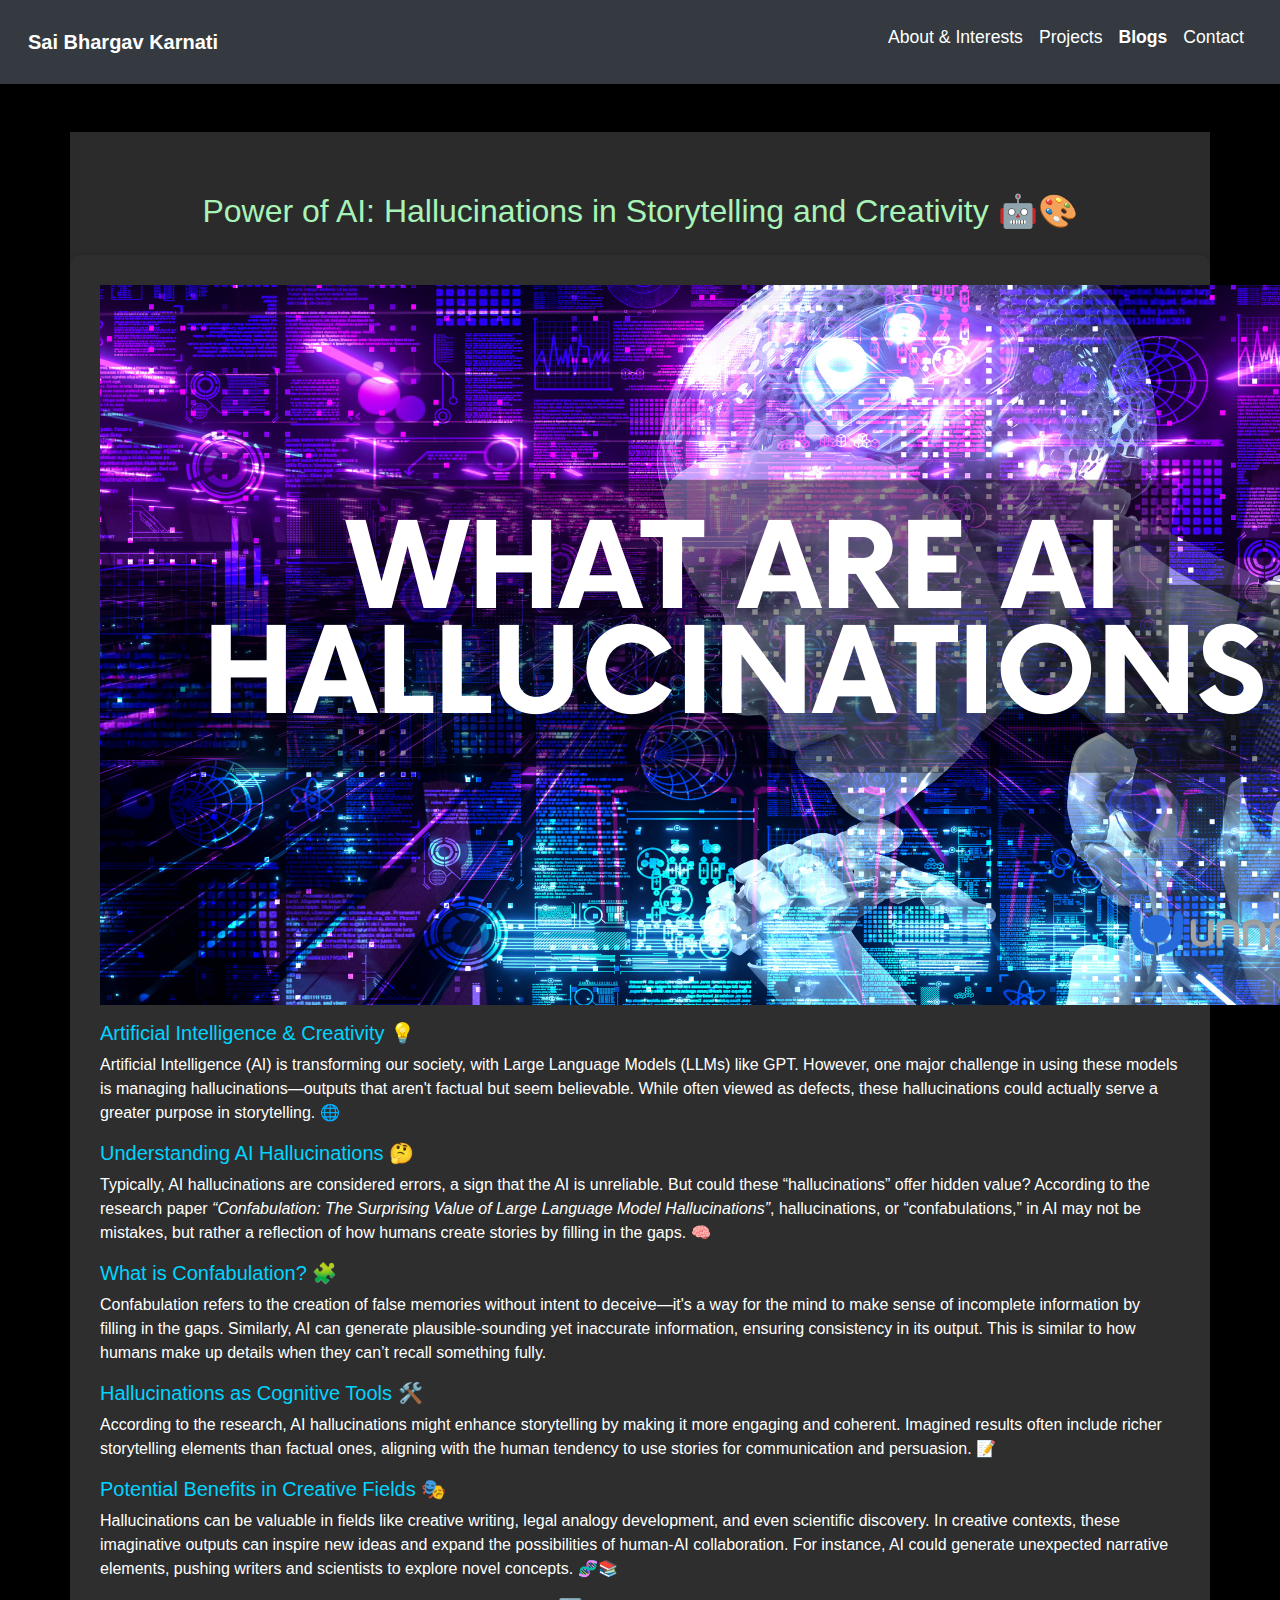
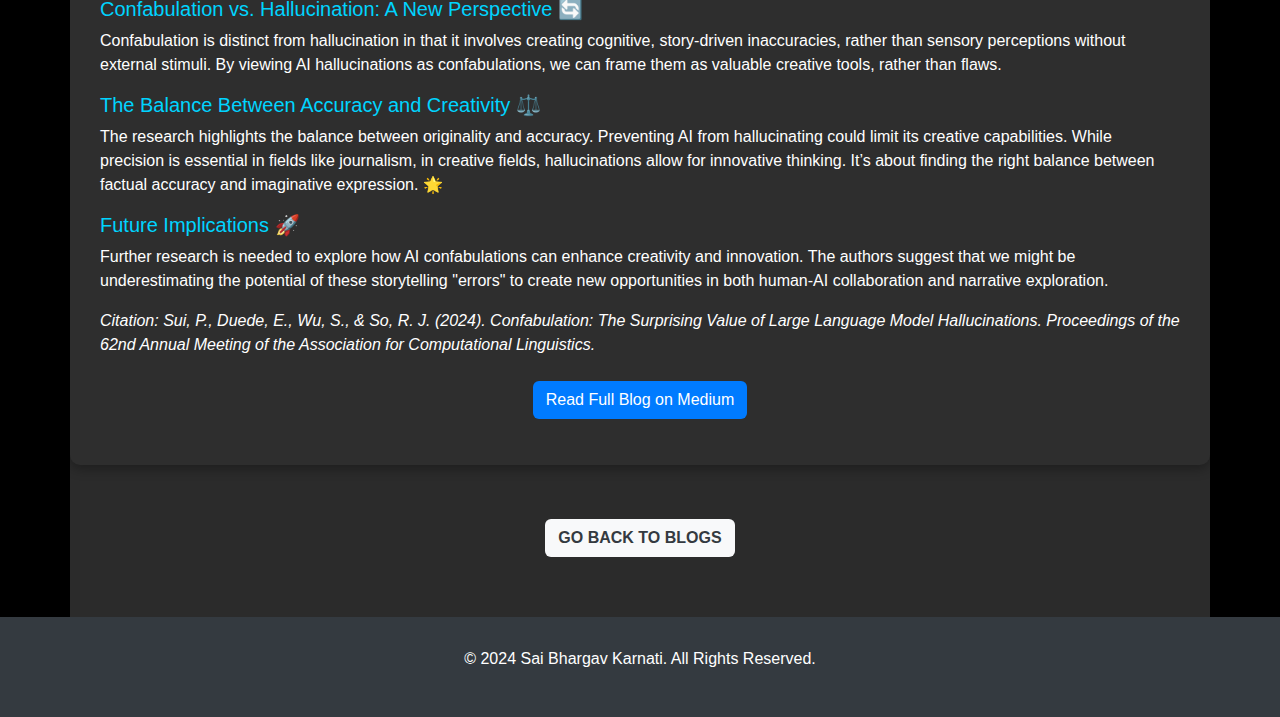
<file: ai_storytelling_blog.html>
<!DOCTYPE html>
<html lang="en">
<head>
    <meta charset="UTF-8">
    <meta name="viewport" content="width=device-width, initial-scale=1.0">
    <meta http-equiv="X-UA-Compatible" content="IE=edge">
    <title>Power of AI: Hallucinations in Storytelling - Sai Bhargav Karnati</title>
    <link href="https://cdn.jsdelivr.net/npm/bootstrap@5.3.0-alpha1/dist/css/bootstrap.min.css" rel="stylesheet">
    <link rel="stylesheet" href="css/styles.css">
    <style>
        /* Styling the body with a dark theme */
        body {
            background-color: #1c1c1c;
            color: #ffffff;
        }

        /* Navbar Styling */
        .navbar {
            background-color: #343a40;
        }
        .navbar a {
            color: #ffffff !important;
        }
        .navbar a:hover {
            color: #00d4ff !important;
        }

        /* Blog Content Section */
        .blog-content-section {
            background-color: #2b2b2b;
            padding: 60px 0;
        }

        .blog-card {
            background-color: #2e2e2e;
            padding: 30px;
            border-radius: 10px;
            box-shadow: 0 4px 12px rgba(0,0,0,0.3);
            margin-bottom: 30px;
            color: #ffffff;
        }

        .blog-card h5 {
            color: #00d4ff;
        }

        .btn-back {
            background-color: #f8f9fa;
            color: #343a40;
            text-transform: uppercase;
            font-weight: bold;
        }

        .btn-back:hover {
            background-color: #e0e0e0;
        }

        .footer {
            background-color: #343a40;
            color: white;
            padding: 30px;
            text-align: center;
        }

        .btn-medium {
            background-color: #007bff;
            color: white;
        }

        .btn-medium:hover {
            background-color: #0056b3;
        }

    </style>
</head>
<body>

    <!-- Navbar -->
    <nav class="navbar navbar-expand-lg navbar-dark">
        <div class="container-fluid">
            <a class="navbar-brand" href="index.html">Sai Bhargav Karnati</a>
            <button class="navbar-toggler" type="button" data-bs-toggle="collapse" data-bs-target="#navbarNav" aria-controls="navbarNav" aria-expanded="false" aria-label="Toggle navigation">
                <span class="navbar-toggler-icon"></span>
            </button>
            <div class="collapse navbar-collapse" id="navbarNav">
                <ul class="navbar-nav ms-auto">
                    <li class="nav-item"><a class="nav-link" href="about.html">About & Interests</a></li>
                    <li class="nav-item"><a class="nav-link" href="projects.html">Projects</a></li>
                    <li class="nav-item"><a class="nav-link active" href="blogs.html"><strong>Blogs</strong></a></li>
                    <li class="nav-item"><a class="nav-link" href="contact.html">Contact</a></li>
                </ul>
            </div>
        </div>
    </nav>

    <!-- Blog Content Section -->
    <section class="container blog-content-section mt-5">
        <h2 class="text-center">Power of AI: Hallucinations in Storytelling and Creativity 🤖🎨</h2>
        <div class="row mt-4">
            <div class="col-md-12">
                <div class="blog-card">
                    <img src="img/ai_halu.png" alt="AI Hallucinations">
                    <p> </p>
                    <h5>Artificial Intelligence & Creativity 💡</h5>
                    <p>Artificial Intelligence (AI) is transforming our society, with Large Language Models (LLMs) like GPT. However, one major challenge in using these models is managing hallucinations—outputs that aren't factual but seem believable. While often viewed as defects, these hallucinations could actually serve a greater purpose in storytelling. 🌐</p>
                    
                    <h5>Understanding AI Hallucinations 🤔</h5>
                    <p>Typically, AI hallucinations are considered errors, a sign that the AI is unreliable. But could these “hallucinations” offer hidden value? According to the research paper <em>“Confabulation: The Surprising Value of Large Language Model Hallucinations”</em>, hallucinations, or “confabulations,” in AI may not be mistakes, but rather a reflection of how humans create stories by filling in the gaps. 🧠</p>

                    <h5>What is Confabulation? 🧩</h5>
                    <p>Confabulation refers to the creation of false memories without intent to deceive—it's a way for the mind to make sense of incomplete information by filling in the gaps. Similarly, AI can generate plausible-sounding yet inaccurate information, ensuring consistency in its output. This is similar to how humans make up details when they can’t recall something fully.</p>

                    <h5>Hallucinations as Cognitive Tools 🛠️</h5>
                    <p>According to the research, AI hallucinations might enhance storytelling by making it more engaging and coherent. Imagined results often include richer storytelling elements than factual ones, aligning with the human tendency to use stories for communication and persuasion. 📝</p>

                    <h5>Potential Benefits in Creative Fields 🎭</h5>
                    <p>Hallucinations can be valuable in fields like creative writing, legal analogy development, and even scientific discovery. In creative contexts, these imaginative outputs can inspire new ideas and expand the possibilities of human-AI collaboration. For instance, AI could generate unexpected narrative elements, pushing writers and scientists to explore novel concepts. 🧬📚</p>

                    <h5>Confabulation vs. Hallucination: A New Perspective 🔄</h5>
                    <p>Confabulation is distinct from hallucination in that it involves creating cognitive, story-driven inaccuracies, rather than sensory perceptions without external stimuli. By viewing AI hallucinations as confabulations, we can frame them as valuable creative tools, rather than flaws.</p>

                    <h5>The Balance Between Accuracy and Creativity ⚖️</h5>
                    <p>The research highlights the balance between originality and accuracy. Preventing AI from hallucinating could limit its creative capabilities. While precision is essential in fields like journalism, in creative fields, hallucinations allow for innovative thinking. It’s about finding the right balance between factual accuracy and imaginative expression. 🌟</p>

                    <h5>Future Implications 🚀</h5>
                    <p>Further research is needed to explore how AI confabulations can enhance creativity and innovation. The authors suggest that we might be underestimating the potential of these storytelling "errors" to create new opportunities in both human-AI collaboration and narrative exploration.</p>
                    
                    <p class="mt-3"><em>Citation: Sui, P., Duede, E., Wu, S., & So, R. J. (2024). Confabulation: The Surprising Value of Large Language Model Hallucinations. Proceedings of the 62nd Annual Meeting of the Association for Computational Linguistics.</em></p>
                    <!-- Medium Blog Button -->
                    <p class="text-center mt-4">
                        <a href="https://medium.com/@saibhargavkarnati/power-of-ai-hallucinations-in-storytelling-and-creativity-9526552a89c5" target="_blank" class="btn btn-medium">Read Full Blog on Medium</a>
                    </p>

                </div>
            </div>
        </div>
        <!-- Go Back Button -->
        <div class="text-center mt-4">
            <a href="blogs.html" class="btn btn-back">Go Back to Blogs</a>
        </div>
    </section>

    <!-- Footer -->
    <footer class="footer">
        <p>&copy; 2024 Sai Bhargav Karnati. All Rights Reserved.</p>
    </footer>

    <!-- Bootstrap JS -->
    <script src="https://cdn.jsdelivr.net/npm/bootstrap@5.3.0-alpha1/dist/js/bootstrap.bundle.min.js"></script>
</body>
</html>
</file>
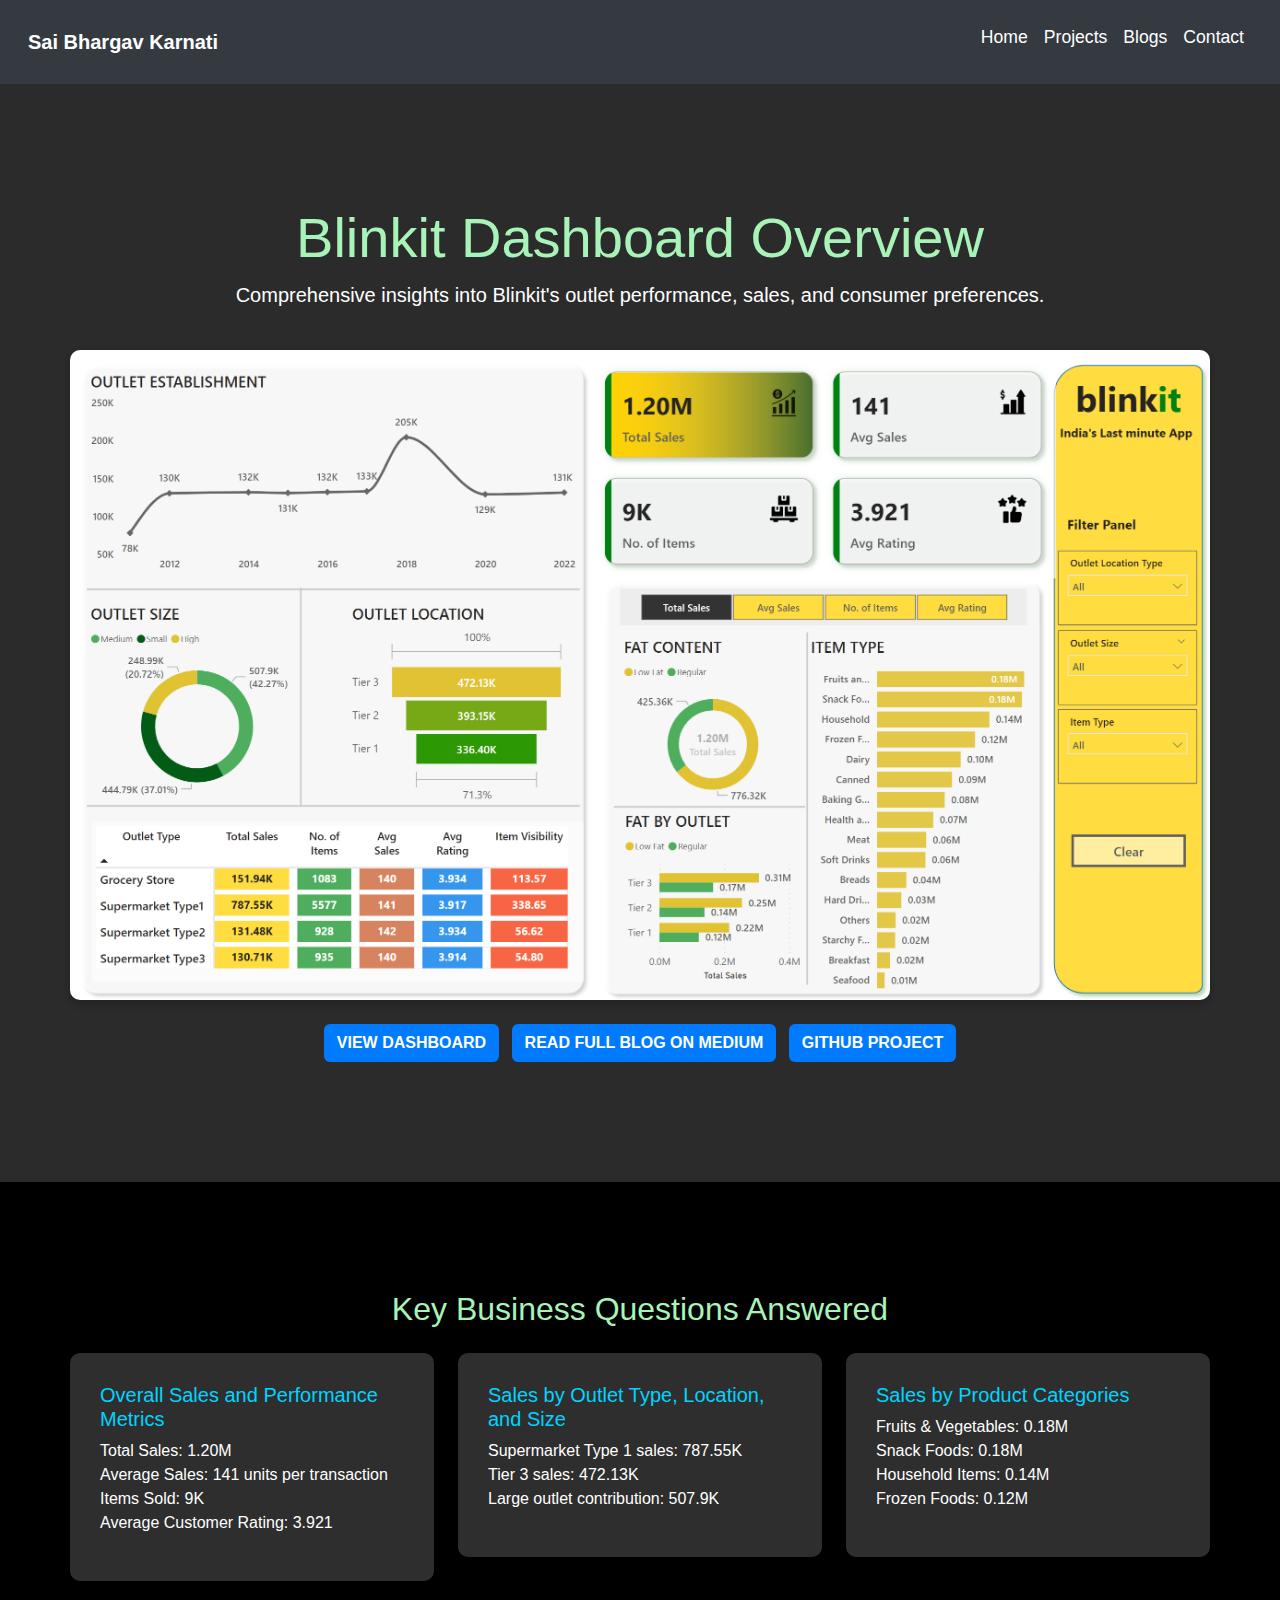
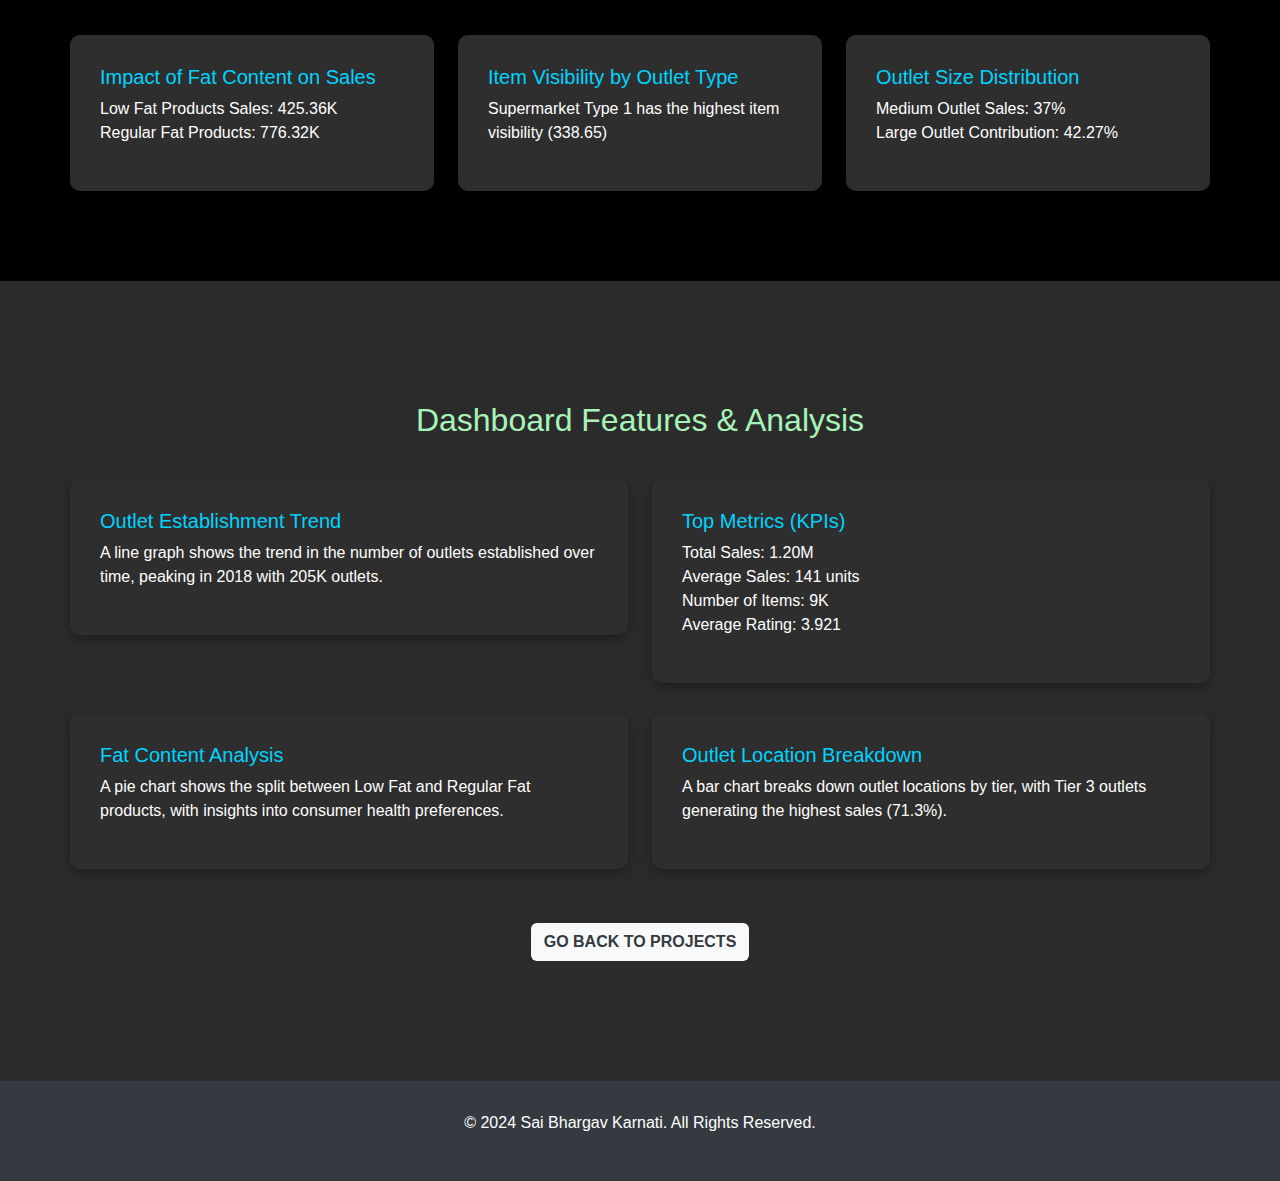
<file: blinkit_dashboard.html>
<!DOCTYPE html>
<html lang="en">
<head>
    <meta charset="UTF-8">
    <meta name="viewport" content="width=device-width, initial-scale=1.0">
    <meta http-equiv="X-UA-Compatible" content="IE=edge">
    <title>Blinkit Dashboard - Sai Bhargav Karnati</title>
    <link href="https://cdn.jsdelivr.net/npm/bootstrap@5.3.0-alpha1/dist/css/bootstrap.min.css" rel="stylesheet">
    <link rel="stylesheet" href="css/styles.css">
    <style>
        /* Styling the body with a dark theme */
        body {
            background-color: #1c1c1c;
            color: #ffffff;
        }

        /* Navbar Styling */
        .navbar {
            background-color: #343a40;
        }
        .navbar a {
            color: #ffffff !important;
        }
        .navbar a:hover {
            color: #00d4ff !important;
        }

        /* Hero Section */
        .hero-section {
            background-color: #2b2b2b;
            padding: 60px 0;
            text-align: center;
        }

        .dashboard-img {
            max-width: 100%;
            height: auto;
            border-radius: 10px;
            box-shadow: 0 4px 8px rgba(0,0,0,0.2);
        }

        .summary-card {
            background-color: #2e2e2e;
            padding: 30px;
            border-radius: 10px;
            box-shadow: 0 4px 12px rgba(0,0,0,0.3);
            margin-bottom: 30px;
            color: #ffffff;
        }

        .summary-card h5 {
            color: #00d4ff;
        }

        .btn-view-dashboard {
            background-color: #007bff;
            color: white;
            text-transform: uppercase;
            font-weight: bold;
        }

        .btn-view-dashboard:hover {
            background-color: #0056b3;
        }

        .btn-back {
            background-color: #f8f9fa;
            color: #343a40;
            text-transform: uppercase;
            font-weight: bold;
        }

        .btn-back:hover {
            background-color: #e0e0e0;
        }

        .feature-section {
            background-color: #2b2b2b;
            padding: 60px 0;
        }

        .feature-section h2 {
            margin-bottom: 40px;
        }

        .footer {
            background-color: #343a40;
            color: white;
            padding: 30px;
            text-align: center;
        }
    </style>
</head>
<body>

    <!-- Navbar -->
    <nav class="navbar navbar-expand-lg navbar-dark">
        <div class="container-fluid">
            <a class="navbar-brand" href="index.html">Sai Bhargav Karnati</a>
            <button class="navbar-toggler" type="button" data-bs-toggle="collapse" data-bs-target="#navbarNav" aria-controls="navbarNav" aria-expanded="false" aria-label="Toggle navigation">
                <span class="navbar-toggler-icon"></span>
            </button>
            <div class="collapse navbar-collapse" id="navbarNav">
                <ul class="navbar-nav ms-auto">
                    <li class="nav-item"><a class="nav-link" href="index.html">Home</a></li>
                                        <li class="nav-item"><a class="nav-link" href="projects.html">Projects</a></li>
                    <li class="nav-item"><a class="nav-link" href="blogs.html">Blogs</a></li>
                    <li class="nav-item"><a class="nav-link" href="contact.html">Contact</a></li>
                </ul>
            </div>
        </div>
    </nav>

    <!-- Hero Section -->
    <section class="hero-section">
        <div class="container">
            <h1 class="display-4">Blinkit Dashboard Overview</h1>
            <p class="lead">Comprehensive insights into Blinkit's outlet performance, sales, and consumer preferences.</p>
            <img src="img\blinkit_dashboard.png" alt="Blinkit Dashboard" class="dashboard-img mt-4">
            <!-- <a href="https://umbc-my.sharepoint.com/:u:/g/personal/skarnat1_umbc_edu/EYJ0Y7N_NkhKqiW9i1i5qnIBrdcKs0ljS_-zf_8MRr55xg?e=Uiijqk" class="btn btn-view-dashboard mt-4" target="_blank">View Dashboard</a> -->
            <div class="mt-4">
                <a href="https://umbc-my.sharepoint.com/:u:/g/personal/skarnat1_umbc_edu/EYJ0Y7N_NkhKqiW9i1i5qnIBrdcKs0ljS_-zf_8MRr55xg?e=Uiijqk" class="btn btn-view-dashboard">View Dashboard</a>
                <a href="https://medium.com/@saibhargavkarnati/blinkit-dashboard-overview-40c3be472d1b" class="btn btn-view-dashboard ms-2">Read Full Blog on Medium</a>
                <a href="https://github.com/MadScientist29/blinkit-dashboard-overview" class="btn btn-view-dashboard ms-2">GitHub Project</a>
            </div>
        </div>
    </section>

    <!-- Key Business Questions Section -->
    <section class="container mt-5">
        <h2 class="text-center">Key Business Questions Answered</h2>
        <div class="row mt-4">
            <div class="col-md-4">
                <div class="summary-card">
                    <h5>Overall Sales and Performance Metrics</h5>
                    <p>Total Sales: 1.20M<br>Average Sales: 141 units per transaction<br>Items Sold: 9K<br>Average Customer Rating: 3.921</p>
                </div>
            </div>
            <div class="col-md-4">
                <div class="summary-card">
                    <h5>Sales by Outlet Type, Location, and Size</h5>
                    <p>Supermarket Type 1 sales: 787.55K<br>Tier 3 sales: 472.13K<br>Large outlet contribution: 507.9K</p>
                </div>
            </div>
            <div class="col-md-4">
                <div class="summary-card">
                    <h5>Sales by Product Categories</h5>
                    <p>Fruits & Vegetables: 0.18M<br>Snack Foods: 0.18M<br>Household Items: 0.14M<br>Frozen Foods: 0.12M</p>
                </div>
            </div>
        </div>

        <div class="row mt-4">
            <div class="col-md-4">
                <div class="summary-card">
                    <h5>Impact of Fat Content on Sales</h5>
                    <p>Low Fat Products Sales: 425.36K<br>Regular Fat Products: 776.32K</p>
                </div>
            </div>
            <div class="col-md-4">
                <div class="summary-card">
                    <h5>Item Visibility by Outlet Type</h5>
                    <p>Supermarket Type 1 has the highest item visibility (338.65)</p>
                </div>
            </div>
            <div class="col-md-4">
                <div class="summary-card">
                    <h5>Outlet Size Distribution</h5>
                    <p>Medium Outlet Sales: 37%<br>Large Outlet Contribution: 42.27%</p>
                </div>
            </div>
        </div>
    </section>

    <!-- Detailed Features Section -->
    <section class="feature-section">
        <div class="container">
            <h2 class="text-center">Dashboard Features & Analysis</h2>
            <div class="row mt-4">
                <div class="col-md-6">
                    <div class="summary-card">
                        <h5>Outlet Establishment Trend</h5>
                        <p>A line graph shows the trend in the number of outlets established over time, peaking in 2018 with 205K outlets.</p>
                    </div>
                </div>
                <div class="col-md-6">
                    <div class="summary-card">
                        <h5>Top Metrics (KPIs)</h5>
                        <p>Total Sales: 1.20M<br>Average Sales: 141 units<br>Number of Items: 9K<br>Average Rating: 3.921</p>
                    </div>
                </div>
                <div class="col-md-6">
                    <div class="summary-card">
                        <h5>Fat Content Analysis</h5>
                        <p>A pie chart shows the split between Low Fat and Regular Fat products, with insights into consumer health preferences.</p>
                    </div>
                </div>
                <div class="col-md-6">
                    <div class="summary-card">
                        <h5>Outlet Location Breakdown</h5>
                        <p>A bar chart breaks down outlet locations by tier, with Tier 3 outlets generating the highest sales (71.3%).</p>
                    </div>
                </div>
            </div>
            <!-- Go Back Button -->
            <div class="text-center mt-4">
                <a href="projects.html" class="btn btn-back">Go Back to Projects</a>
            </div>
        </div>
    </section>

    <!-- Footer -->
    <footer class="footer">
        <p>&copy; 2024 Sai Bhargav Karnati. All Rights Reserved.</p>
    </footer>

    <!-- Bootstrap JS -->
    <script src="https://cdn.jsdelivr.net/npm/bootstrap@5.3.0-alpha1/dist/js/bootstrap.bundle.min.js"></script>
</body>
</html>
</file>
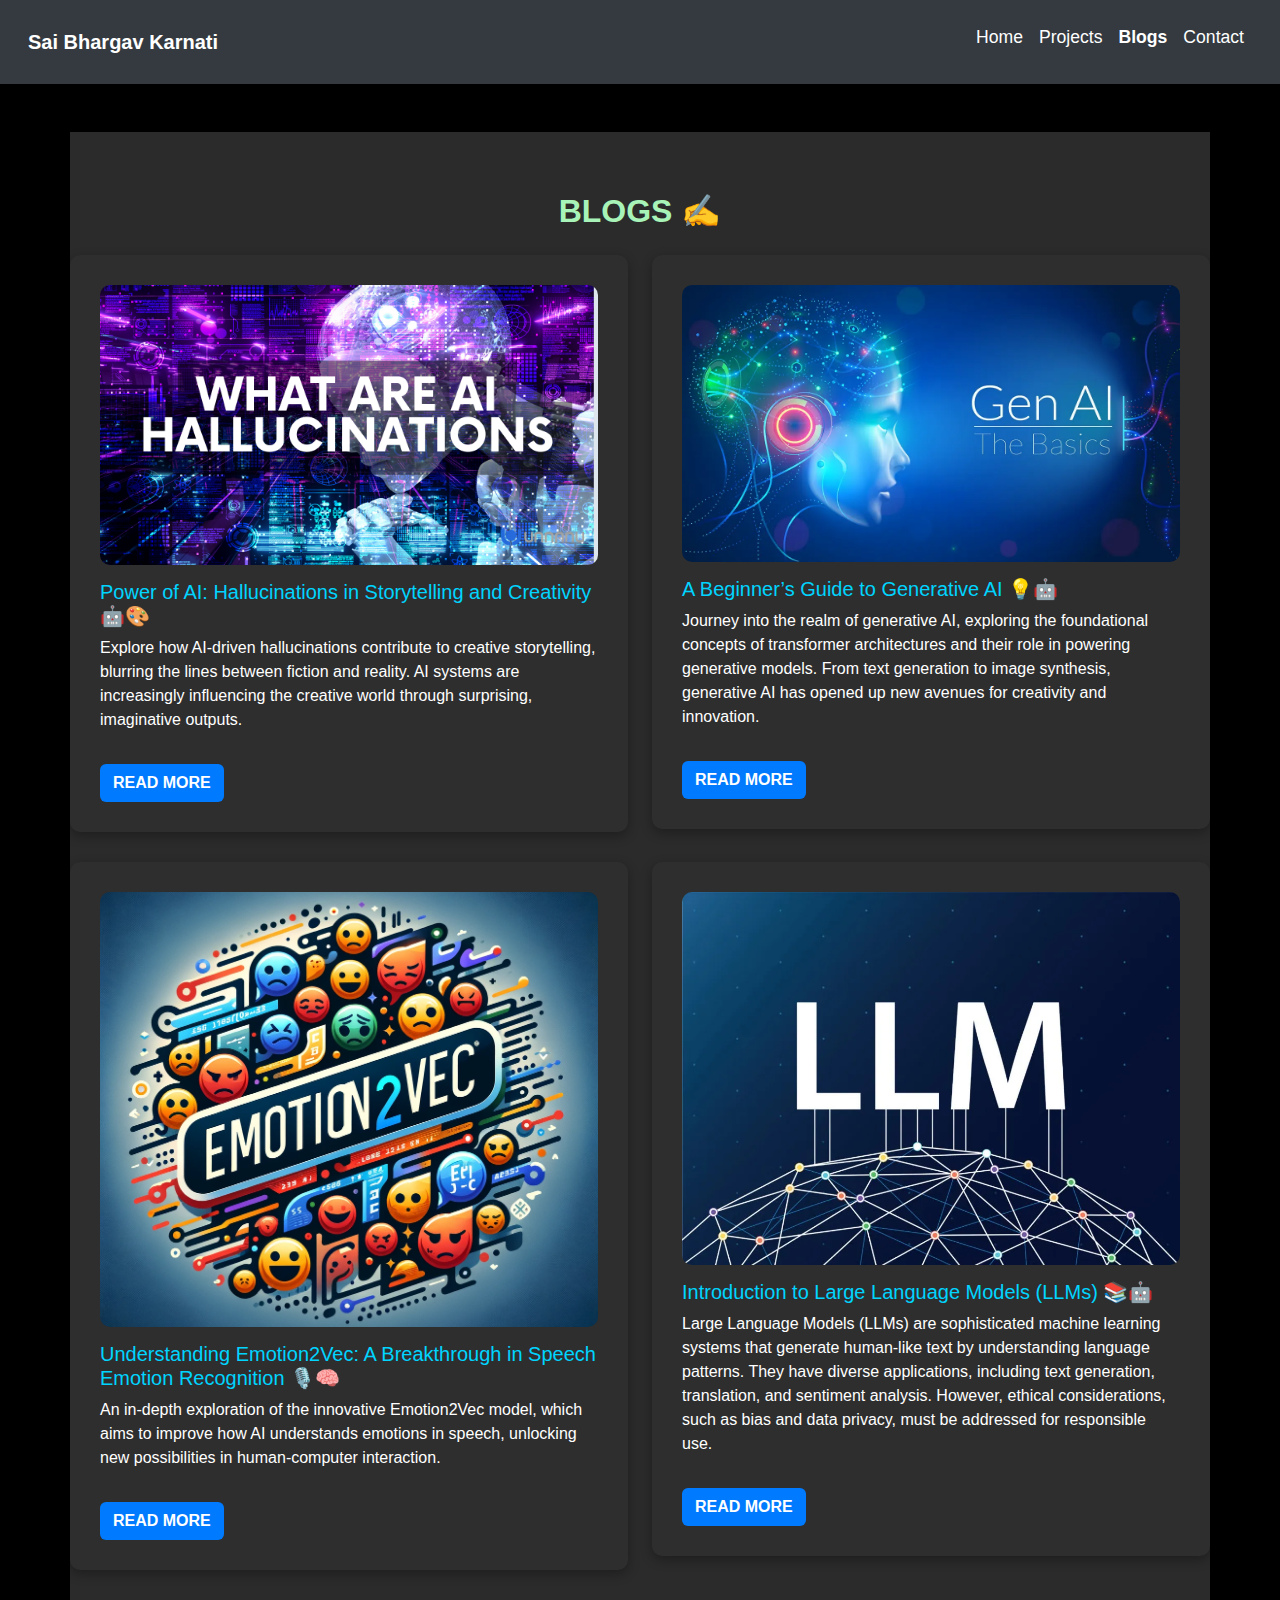
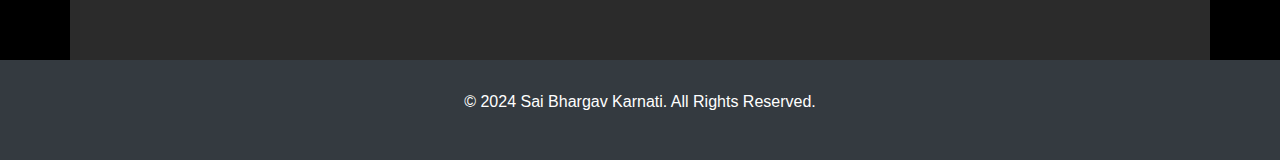
<file: blogs.html>
<!DOCTYPE html>
<html lang="en">
<head>
    <meta charset="UTF-8">
    <meta name="viewport" content="width=device-width, initial-scale=1.0">
    <meta http-equiv="X-UA-Compatible" content="IE=edge">
    <title>Blogs - Sai Bhargav Karnati</title>
    <link href="https://cdn.jsdelivr.net/npm/bootstrap@5.3.0-alpha1/dist/css/bootstrap.min.css" rel="stylesheet">
    <link rel="stylesheet" href="css/styles.css">
    <style>
        /* Styling the body with a dark theme */
        body {
            background-color: #1c1c1c;
            color: #ffffff;
        }

        /* Navbar Styling */
        .navbar {
            background-color: #343a40;
        }
        .navbar a {
            color: #ffffff !important;
        }
        .navbar a:hover {
            color: #00d4ff !important;
        }

        /* Blog List Section */
        .blog-list-section {
            background-color: #2b2b2b;
            padding: 60px 0;
        }

        .blog-card {
            background-color: #2e2e2e;
            padding: 30px;
            border-radius: 10px;
            box-shadow: 0 4px 12px rgba(0,0,0,0.3);
            margin-bottom: 30px;
            color: #ffffff;
        }

        .blog-card h5 {
            color: #00d4ff;
        }

        .blog-card img {
            width: 100%; /* Make the image responsive */
            height: auto;
            border-radius: 10px; /* Optional: adds rounded corners to images */
            margin-bottom: 15px; /* Space between image and title */
        }

        .btn-read-more {
            background-color: #007bff;
            color: white;
            text-transform: uppercase;
            font-weight: bold;
        }

        .btn-read-more:hover {
            background-color: #0056b3;
        }

        .footer {
            background-color: #343a40;
            color: white;
            padding: 30px;
            text-align: center;
        }
    </style>
</head>
<body>

    <!-- Navbar -->
    <nav class="navbar navbar-expand-lg navbar-dark">
        <div class="container-fluid">
            <a class="navbar-brand" href="index.html">Sai Bhargav Karnati</a>
            <button class="navbar-toggler" type="button" data-bs-toggle="collapse" data-bs-target="#navbarNav" aria-controls="navbarNav" aria-expanded="false" aria-label="Toggle navigation">
                <span class="navbar-toggler-icon"></span>
            </button>
            <div class="collapse navbar-collapse" id="navbarNav">
                <ul class="navbar-nav ms-auto">
                    <li class="nav-item"><a class="nav-link" href="index.html">Home</a></li>
                    <li class="nav-item"><a class="nav-link" href="projects.html">Projects</a></li>
                    <li class="nav-item"><a class="nav-link active" href="blogs.html"><strong>Blogs</strong></a></li>
                    <li class="nav-item"><a class="nav-link" href="contact.html">Contact</a></li>
                </ul>
            </div>
        </div>
    </nav>

    <!-- Blog List Section -->
    <section class="container blog-list-section mt-5">
        <h2 class="text-center"><strong>BLOGS ✍️</strong></h2>
        <div class="row mt-4">
            <!-- Blog 1: Power of AI -->
            <div class="col-md-6">
                <div class="blog-card">
                    <img src="img/ai_halu.png" alt="AI Hallucinations">
                    <h5>Power of AI: Hallucinations in Storytelling and Creativity 🤖🎨</h5>
                    <p>Explore how AI-driven hallucinations contribute to creative storytelling, blurring the lines between fiction and reality. AI systems are increasingly influencing the creative world through surprising, imaginative outputs.</p>
                    <a href="ai_storytelling_blog.html" class="btn btn-read-more mt-3">Read More</a>
                </div>
            </div>

            <!-- Blog 2: Emotion2Vec -->
            

            <!-- Blog 3: Generative AI -->
            <div class="col-md-6">
                <div class="blog-card">
                    <img src="img/genAI.webp" alt="Generative AI">
                    <h5>A Beginner’s Guide to Generative AI 💡🤖</h5>
                    <p>Journey into the realm of generative AI, exploring the foundational concepts of transformer architectures and their role in powering generative models. From text generation to image synthesis, generative AI has opened up new avenues for creativity and innovation.</p>
                    <a href="genAI_blog.html" class="btn btn-read-more mt-3">Read More</a>
                </div>
            </div>

            <div class="col-md-6">
                <div class="blog-card">
                    <img src="img/e2v.png" alt="Emotion2Vec">
                    <h5>Understanding Emotion2Vec: A Breakthrough in Speech Emotion Recognition 🎙️🧠</h5>
                    <p>An in-depth exploration of the innovative Emotion2Vec model, which aims to improve how AI understands emotions in speech, unlocking new possibilities in human-computer interaction.</p>
                    <a href="emotion2vec_blog.html" class="btn btn-read-more mt-3">Read More</a>
                </div>
            </div>


            <!-- Blog 4: Introduction to Large Language Models -->
            <div class="col-md-6">
                <div class="blog-card">
                    <img src="img/llm.webp" alt="Large Language Models">
                    <h5>Introduction to Large Language Models (LLMs) 📚🤖</h5>
                    <p>Large Language Models (LLMs) are sophisticated machine learning systems that generate human-like text by understanding language patterns. They have diverse applications, including text generation, translation, and sentiment analysis. However, ethical considerations, such as bias and data privacy, must be addressed for responsible use.</p>
                    <a href="llm_blog.html" class="btn btn-read-more mt-3">Read More</a>
                </div>
            </div>
        </div>
    </section>

    <!-- Footer -->
    <footer class="footer">
        <p>&copy; 2024 Sai Bhargav Karnati. All Rights Reserved.</p>
    </footer>

    <!-- Bootstrap JS -->
    <script src="https://cdn.jsdelivr.net/npm/bootstrap@5.3.0-alpha1/dist/js/bootstrap.bundle.min.js"></script>
</body>
</html>
</file>
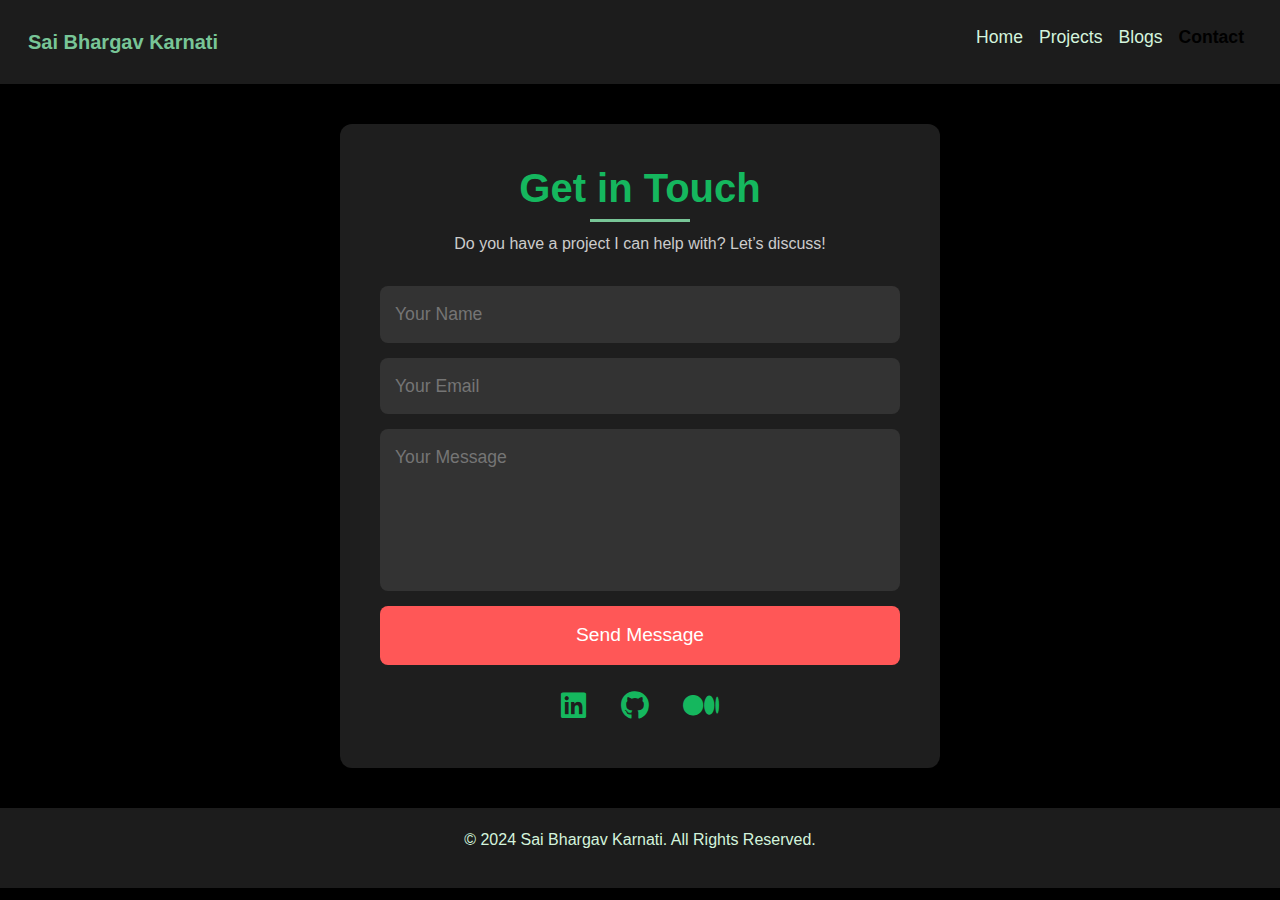
<file: contact.html>
<!DOCTYPE html>
<html lang="en">
<head>
    <meta charset="UTF-8">
    <meta name="viewport" content="width=device-width, initial-scale=1.0">
    <meta http-equiv="X-UA-Compatible" content="IE=edge">
    <title>Contact - Sai Bhargav Karnati</title>
    <link href="https://cdn.jsdelivr.net/npm/bootstrap@5.3.0-alpha1/dist/css/bootstrap.min.css" rel="stylesheet">
    <link rel="stylesheet" href="css/styles.css">
    <!-- Font Awesome for Icons -->
    <link href="https://cdnjs.cloudflare.com/ajax/libs/font-awesome/6.0.0-beta3/css/all.min.css" rel="stylesheet">
    <style>
        /* Contact Form Custom Styles */
        .contact-container {
            background-color: #1e1e1e;
            border-radius: 12px;
            padding: 40px;
            box-shadow: 0 4px 20px rgba(0, 0, 0, 0.3);
            max-width: 600px;
            margin: 40px auto;
            color: #fff;
        }

        h2.section-title {
            color: #15b75e;
            text-align: center;
            font-size: 2.5rem;
            margin-bottom: 20px;
        }

        .contact-container p {
            color: #cccccc;
            text-align: center;
            margin-bottom: 30px;
        }

        form {
            display: flex;
            flex-direction: column;
        }

        input, textarea {
            background-color: #333333;
            color: #ffffff;
            border: none;
            border-radius: 8px;
            padding: 15px;
            margin-bottom: 15px;
            font-size: 1.1rem;
        }

        input:focus, textarea:focus {
            outline: none;
            border: 2px solid #15b75e;
        }

        textarea {
            resize: none;
        }

        button {
            background-color: #ff5757;
            color: #ffffff;
            border: none;
            border-radius: 8px;
            padding: 15px;
            font-size: 1.2rem;
            cursor: pointer;
            transition: background-color 0.3s ease;
        }

        button:hover {
            background-color: #15b75e;
        }

        .contact-footer {
            margin-top: 20px;
            text-align: center;
        }

        .contact-footer a {
            color: #15b75e;
            font-size: 1.8rem;
            margin: 0 15px;
            transition: color 0.3s ease;
        }

        .contact-footer a:hover {
            color: #ffffff;
        }
    </style>
</head>
<body>

    <!-- Navbar -->
    <nav class="navbar navbar-expand-lg">
        <div class="container-fluid">
            <a class="navbar-brand" href="index.html">Sai Bhargav Karnati</a>
            <button class="navbar-toggler" type="button" data-bs-toggle="collapse" data-bs-target="#navbarNav" aria-controls="navbarNav" aria-expanded="false" aria-label="Toggle navigation">
                <span class="navbar-toggler-icon"></span>
            </button>
            <div class="collapse navbar-collapse" id="navbarNav">
                <ul class="navbar-nav ms-auto">
                    <li class="nav-item"><a class="nav-link" href="index.html">Home</a></li>
                    <li class="nav-item"><a class="nav-link" href="projects.html">Projects</a></li>
                    <li class="nav-item"><a class="nav-link" href="blogs.html">Blogs</a></li>
                    <li class="nav-item"><a class="nav-link active" href="contact.html"><strong>Contact</strong></a></li>
                </ul>
            </div>
        </div>
    </nav>

    <!-- Research Papers Section 
    <section class="container mt-5">
        <h2 class="section-title">Research Papers</h2>
        <ul class="blogs-list">
            <li><a href="https://ieeexplore.ieee.org/abstract/document/10502595" target="_blank">BuddyBot: AI Powered Chatbot for Enhancing English Language Learning</a></li>
        </ul>
    </section> -->

    <!-- Contact Section -->
    <section class="contact-container">
        <h2 class="section-title">Get in Touch</h2>
        <p>Do you have a project I can help with? Let’s discuss!</p>
        <form   action="https://formspree.io/f/meoqoejq" method="POST">
            <input type="text" name="name" placeholder="Your Name" required>
            <input type="email" name="email" placeholder="Your Email" required>
            <textarea name="message" rows="5" placeholder="Your Message" required></textarea>
            <button type="submit">Send Message</button>
        </form>
        <div class="contact-footer">
            <a href="https://www.linkedin.com/in/sai-bhargav-k-886883303/" target="_blank"><i class="fab fa-linkedin"></i></a>
            <a href="https://github.com/MadScientist29" target="_blank"><i class="fab fa-github"></i></a>
            <a href="https://medium.com/@saibhargavkarnati" target="_blank"><i class="fab fa-medium"></i></a>
        </div>
    </section>

    <!-- Footer -->
    <footer class="text-center mt-4">
        <p>&copy; 2024 Sai Bhargav Karnati. All Rights Reserved.</p>
    </footer>

    <!-- Bootstrap JS -->
    <script src="https://cdn.jsdelivr.net/npm/bootstrap@5.3.0-alpha1/dist/js/bootstrap.bundle.min.js"></script>
</body>
</html>
</file>
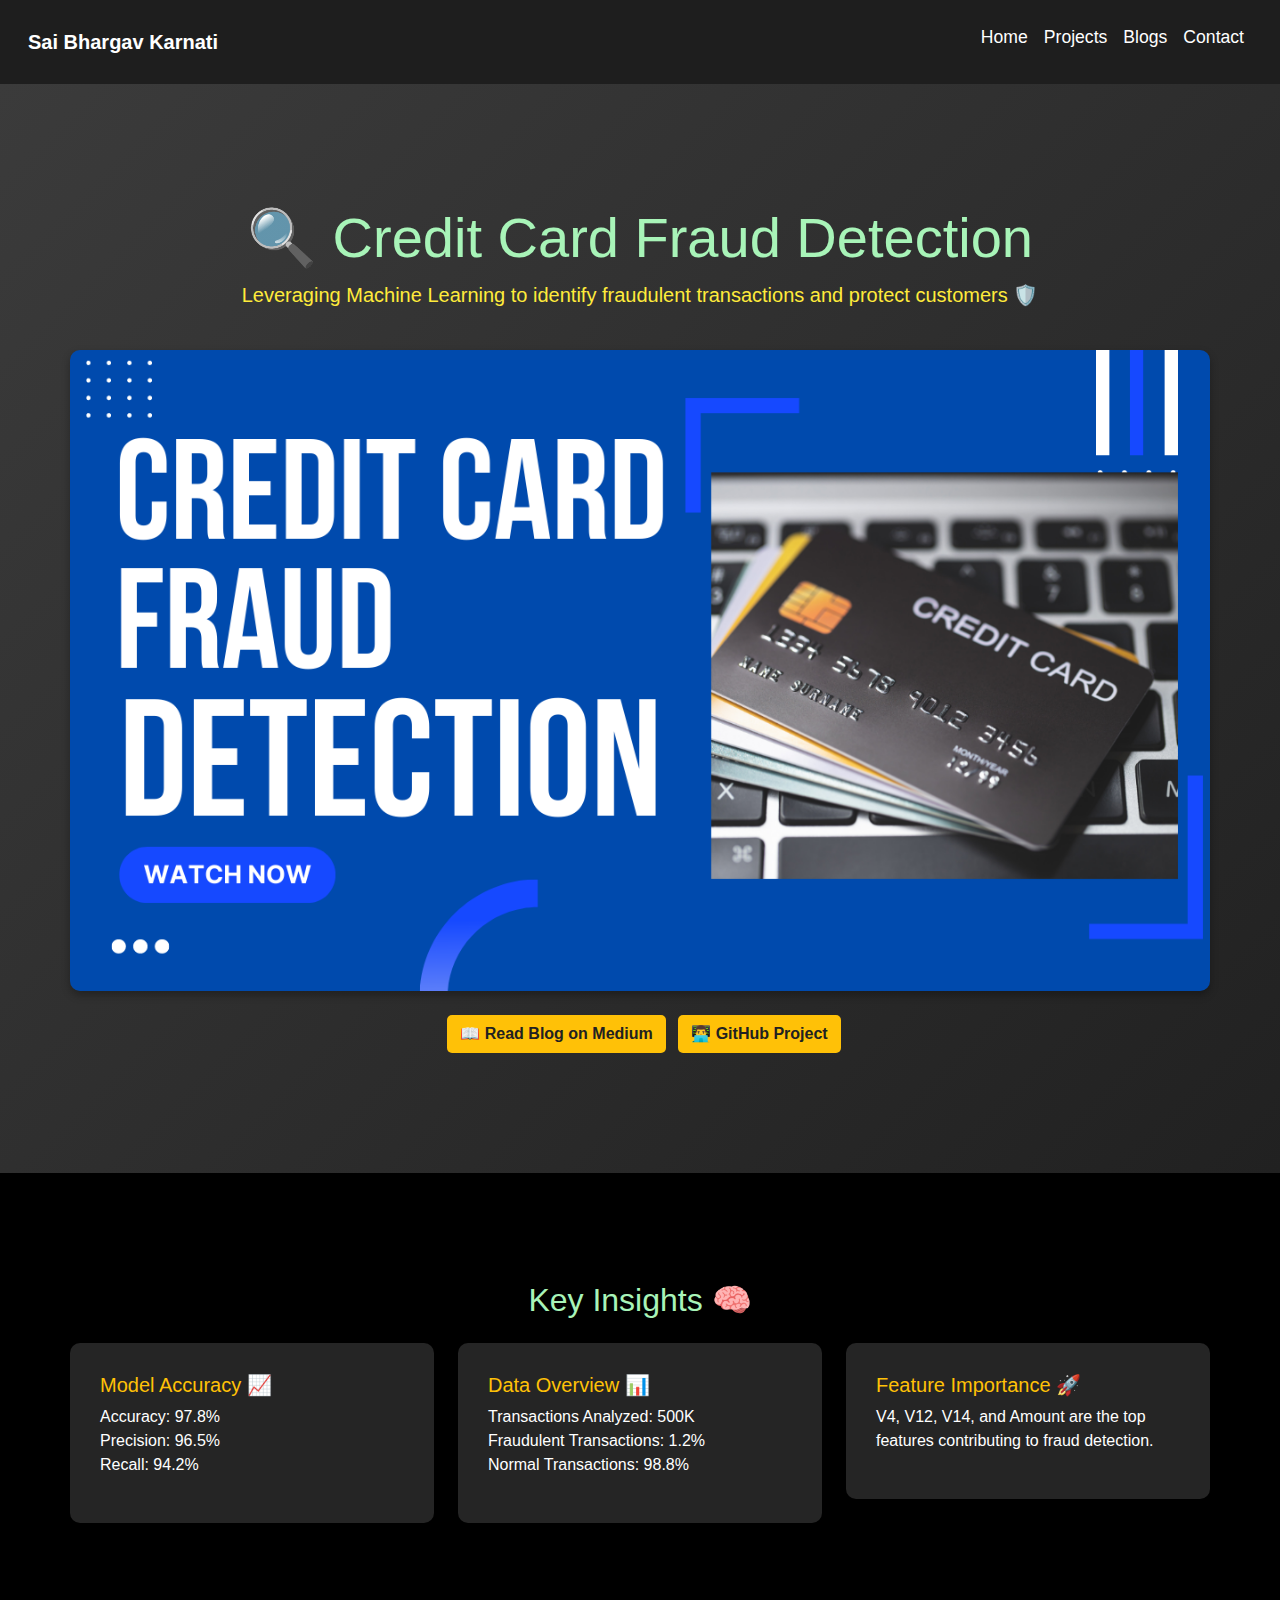
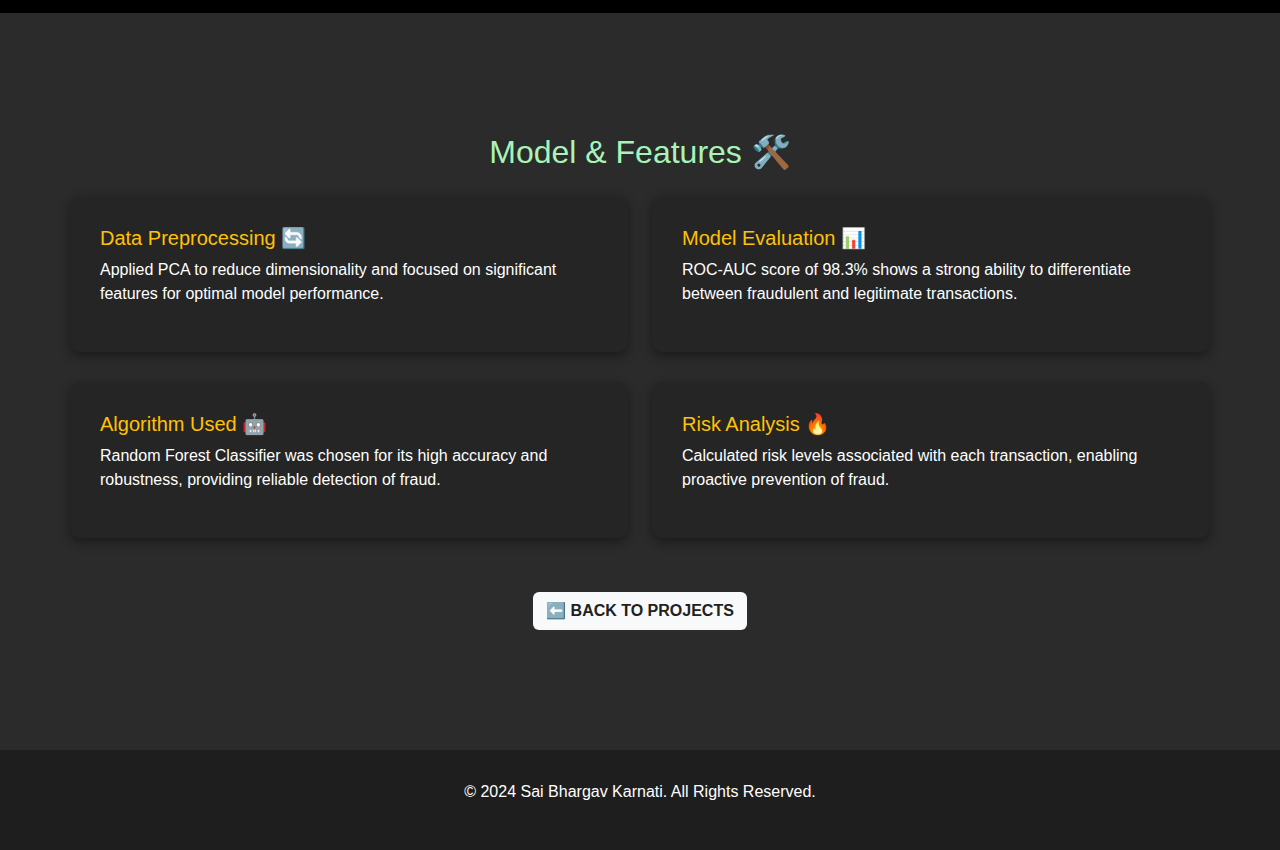
<file: credit_fraud_detection.html>
<!DOCTYPE html>
<html lang="en">
<head>
    <meta charset="UTF-8">
    <meta name="viewport" content="width=device-width, initial-scale=1.0">
    <meta http-equiv="X-UA-Compatible" content="IE=edge">
    <title>Credit Card Fraud Detection - Sai Bhargav Karnati</title>
    <link href="https://cdn.jsdelivr.net/npm/bootstrap@5.3.0-alpha1/dist/css/bootstrap.min.css" rel="stylesheet">
    <link rel="stylesheet" href="css/styles.css">
    <style>
        /* Styling the body with a dark theme */
        body {
            background-color: #121212;
            color: #ffffff;
        }
        .navbar {
            background-color: #1e1e1e;
        }
        .navbar a {
            color: #ffffff !important;
        }
        .navbar a:hover {
            color: #ffc107 !important;
        }
        .hero-section {
            background: linear-gradient(135deg, #3b3b3b, #212121);
            padding: 60px 0;
            text-align: center;
            color: #ffeb3b;
        }
        .dashboard-img {
            max-width: 100%;
            height: auto;
            border-radius: 10px;
            box-shadow: 0 4px 8px rgba(0, 0, 0, 0.3);
            transition: transform 0.3s ease;
        }
        .dashboard-img:hover {
            transform: scale(1.05);
        }
        .summary-card {
            background-color: #252525;
            padding: 30px;
            border-radius: 10px;
            box-shadow: 0 4px 12px rgba(0,0,0,0.4);
            margin-bottom: 30px;
            color: #ffffff;
            transition: background-color 0.3s;
        }
        .summary-card h5 {
            color: #ffc107;
        }
        .summary-card:hover {
            background-color: #333333;
        }
        .btn-view-dashboard {
            background-color: #ffc107;
            color: #212121;
            font-weight: bold;
            border-radius: 5px;
        }
        .btn-view-dashboard:hover {
            background-color: #ff9800;
        }
        .btn-back {
            background-color: #f8f9fa;
            color: #212121;
            text-transform: uppercase;
            font-weight: bold;
        }
        .feature-section {
            background-color: #2b2b2b;
            padding: 60px 0;
        }
        .footer {
            background-color: #1e1e1e;
            color: white;
            padding: 30px;
            text-align: center;
        }
    </style>
</head>
<body>

    <!-- Navbar -->
    <nav class="navbar navbar-expand-lg navbar-dark">
        <div class="container-fluid">
            <a class="navbar-brand" href="index.html">Sai Bhargav Karnati</a>
            <button class="navbar-toggler" type="button" data-bs-toggle="collapse" data-bs-target="#navbarNav" aria-controls="navbarNav" aria-expanded="false" aria-label="Toggle navigation">
                <span class="navbar-toggler-icon"></span>
            </button>
            <div class="collapse navbar-collapse" id="navbarNav">
                <ul class="navbar-nav ms-auto">
                    <li class="nav-item"><a class="nav-link" href="index.html">Home</a></li>
                    <li class="nav-item"><a class="nav-link" href="projects.html">Projects</a></li>
                    <li class="nav-item"><a class="nav-link" href="blogs.html">Blogs</a></li>
                    <li class="nav-item"><a class="nav-link" href="contact.html">Contact</a></li>
                </ul>
            </div>
        </div>
    </nav>

    <!-- Hero Section -->
    <section class="hero-section">
        <div class="container">
            <h1 class="display-4">🔍 Credit Card Fraud Detection</h1>
            <p class="lead">Leveraging Machine Learning to identify fraudulent transactions and protect customers 🛡️</p>
            <img src="img/fraud_detection.png" alt="Fraud Detection Dashboard" class="dashboard-img mt-4">
            <div class="mt-4">
                
                <a href="https://medium.com/@saibhargavkarnati/credit-card-fraud-detection-using-ml-22b38a78168e" class="btn btn-view-dashboard ms-2">📖 Read Blog on Medium</a>
                <a href="https://github.com/MadScientist29/Credit-card-Fraud-Detection" class="btn btn-view-dashboard ms-2">👨‍💻 GitHub Project</a>
            </div>
        </div>
    </section>

    <!-- Key Metrics Section -->
    <section class="container mt-5">
        <h2 class="text-center">Key Insights 🧠</h2>
        <div class="row mt-4">
            <div class="col-md-4">
                <div class="summary-card">
                    <h5>Model Accuracy 📈</h5>
                    <p>Accuracy: 97.8%<br>Precision: 96.5%<br>Recall: 94.2%</p>
                </div>
            </div>
            <div class="col-md-4">
                <div class="summary-card">
                    <h5>Data Overview 📊</h5>
                    <p>Transactions Analyzed: 500K<br>Fraudulent Transactions: 1.2%<br>Normal Transactions: 98.8%</p>
                </div>
            </div>
            <div class="col-md-4">
                <div class="summary-card">
                    <h5>Feature Importance 🚀</h5>
                    <p>V4, V12, V14, and Amount are the top features contributing to fraud detection.</p>
                </div>
            </div>
        </div>
    </section>

    <!-- Detailed Features Section -->
    <section class="feature-section">
        <div class="container">
            <h2 class="text-center">Model & Features 🛠️</h2>
            <div class="row mt-4">
                <div class="col-md-6">
                    <div class="summary-card">
                        <h5>Data Preprocessing 🔄</h5>
                        <p>Applied PCA to reduce dimensionality and focused on significant features for optimal model performance.</p>
                    </div>
                </div>
                <div class="col-md-6">
                    <div class="summary-card">
                        <h5>Model Evaluation 📊</h5>
                        <p>ROC-AUC score of 98.3% shows a strong ability to differentiate between fraudulent and legitimate transactions.</p>
                    </div>
                </div>
                <div class="col-md-6">
                    <div class="summary-card">
                        <h5>Algorithm Used 🤖</h5>
                        <p>Random Forest Classifier was chosen for its high accuracy and robustness, providing reliable detection of fraud.</p>
                    </div>
                </div>
                <div class="col-md-6">
                    <div class="summary-card">
                        <h5>Risk Analysis 🔥</h5>
                        <p>Calculated risk levels associated with each transaction, enabling proactive prevention of fraud.</p>
                    </div>
                </div>
            </div>
            <div class="text-center mt-4">
                <a href="projects.html" class="btn btn-back">⬅️ Back to Projects</a>
            </div>
        </div>
    </section>

    <!-- Footer -->
    <footer class="footer">
        <p>&copy; 2024 Sai Bhargav Karnati. All Rights Reserved.</p>
    </footer>

    <!-- Bootstrap JS -->
    <script src="https://cdn.jsdelivr.net/npm/bootstrap@5.3.0-alpha1/dist/js/bootstrap.bundle.min.js"></script>
</body>
</html>
</file>
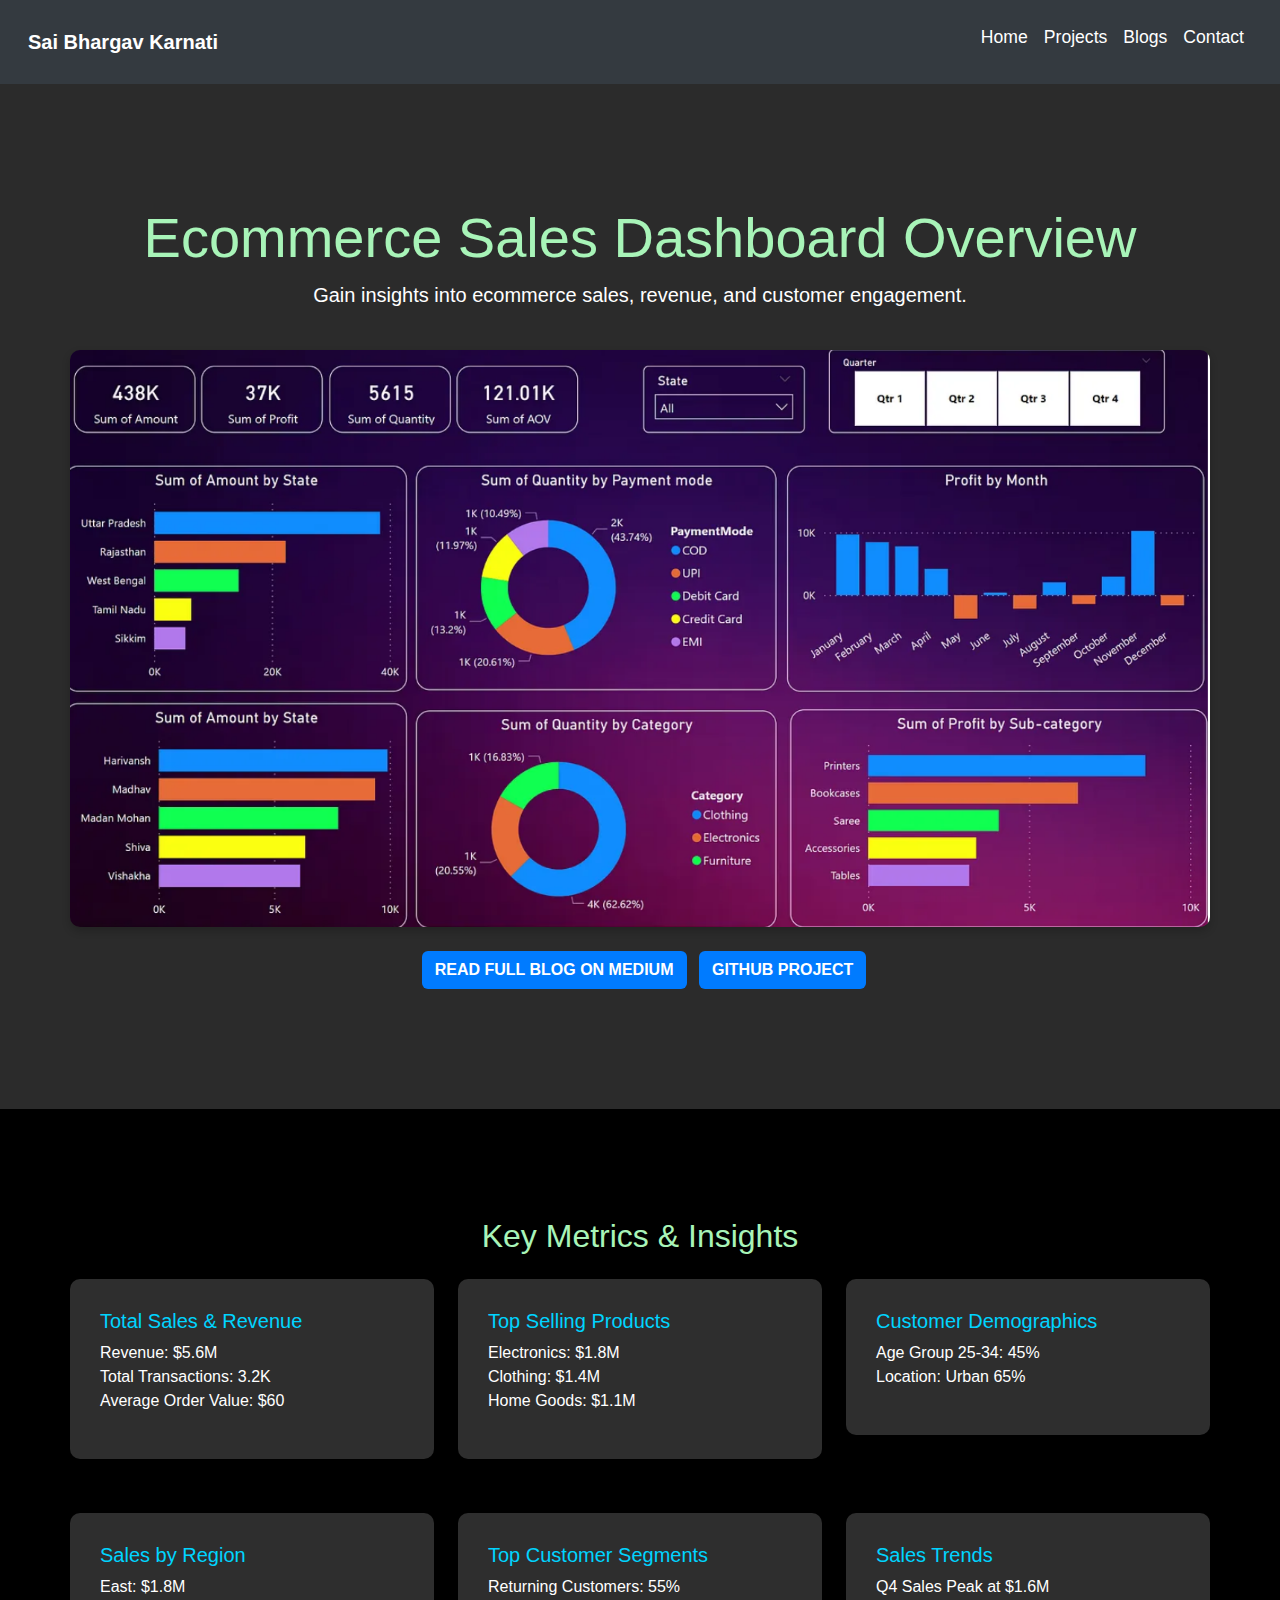
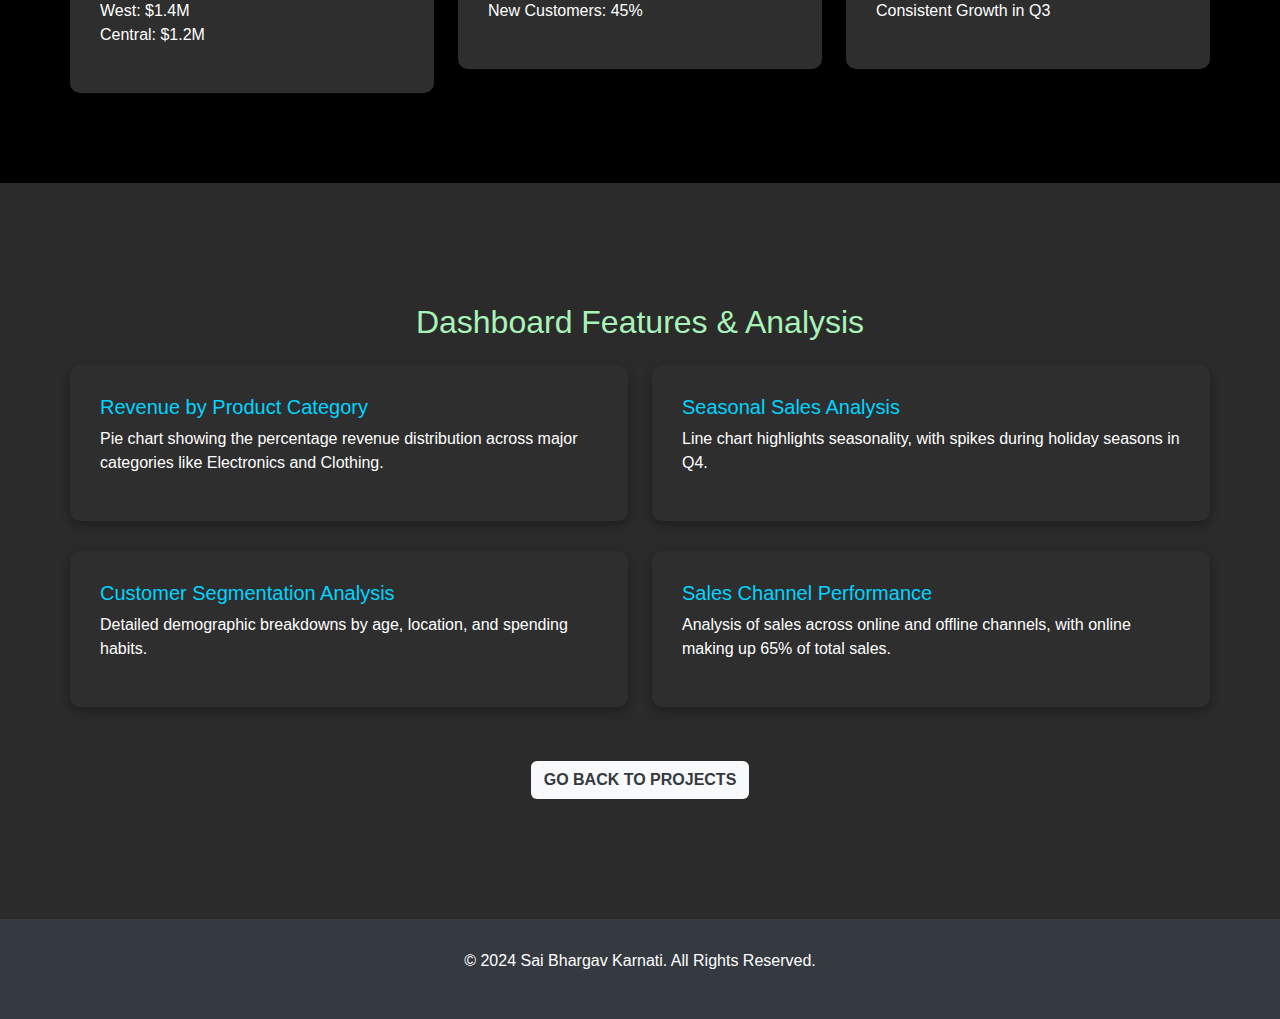
<file: ecommerce_dashboard.html>
<!DOCTYPE html>
<html lang="en">
<head>
    <meta charset="UTF-8">
    <meta name="viewport" content="width=device-width, initial-scale=1.0">
    <meta http-equiv="X-UA-Compatible" content="IE=edge">
    <title>Ecommerce Sales Dashboard - Sai Bhargav Karnati</title>
    <link href="https://cdn.jsdelivr.net/npm/bootstrap@5.3.0-alpha1/dist/css/bootstrap.min.css" rel="stylesheet">
    <link rel="stylesheet" href="css/styles.css">
    <style>
        /* Styling the body with a dark theme */
        body {
            background-color: #1c1c1c;
            color: #ffffff;
        }
        .navbar {
            background-color: #343a40;
        }
        .navbar a {
            color: #ffffff !important;
        }
        .navbar a:hover {
            color: #00d4ff !important;
        }
        .hero-section {
            background-color: #2b2b2b;
            padding: 60px 0;
            text-align: center;
        }
        .dashboard-img {
            max-width: 100%;
            height: auto;
            border-radius: 10px;
            box-shadow: 0 4px 8px rgba(0,0,0,0.2);
        }
        .summary-card {
            background-color: #2e2e2e;
            padding: 30px;
            border-radius: 10px;
            box-shadow: 0 4px 12px rgba(0,0,0,0.3);
            margin-bottom: 30px;
            color: #ffffff;
        }
        .summary-card h5 {
            color: #00d4ff;
        }
        .btn-view-dashboard {
            background-color: #007bff;
            color: white;
            text-transform: uppercase;
            font-weight: bold;
        }
        .btn-view-dashboard:hover {
            background-color: #0056b3;
        }
        .btn-back {
            background-color: #f8f9fa;
            color: #343a40;
            text-transform: uppercase;
            font-weight: bold;
        }
        .btn-back:hover {
            background-color: #e0e0e0;
        }
        .feature-section {
            background-color: #2b2b2b;
            padding: 60px 0;
        }
        .footer {
            background-color: #343a40;
            color: white;
            padding: 30px;
            text-align: center;
        }
    </style>
</head>
<body>

    <!-- Navbar -->
    <nav class="navbar navbar-expand-lg navbar-dark">
        <div class="container-fluid">
            <a class="navbar-brand" href="index.html">Sai Bhargav Karnati</a>
            <button class="navbar-toggler" type="button" data-bs-toggle="collapse" data-bs-target="#navbarNav" aria-controls="navbarNav" aria-expanded="false" aria-label="Toggle navigation">
                <span class="navbar-toggler-icon"></span>
            </button>
            <div class="collapse navbar-collapse" id="navbarNav">
                <ul class="navbar-nav ms-auto">
                    <li class="nav-item"><a class="nav-link" href="index.html">Home</a></li>
                    <li class="nav-item"><a class="nav-link" href="projects.html">Projects</a></li>
                    <li class="nav-item"><a class="nav-link" href="blogs.html">Blogs</a></li>
                    <li class="nav-item"><a class="nav-link" href="contact.html">Contact</a></li>
                </ul>
            </div>
        </div>
    </nav>

    <!-- Hero Section -->
    <section class="hero-section">
        <div class="container">
            <h1 class="display-4">Ecommerce Sales Dashboard Overview</h1>
            <p class="lead">Gain insights into ecommerce sales, revenue, and customer engagement.</p>
            <img src="img/ecommerce_dashboard_img.png" alt="Ecommerce Sales Dashboard" class="dashboard-img mt-4">
            <div class="mt-4">
                <!--  <a href="https://umbc-my.sharepoint.com/:u:/g/personal/skarnat1_umbc_edu/abc123" class="btn btn-view-dashboard">View Dashboard</a>  -->
                <a href="https://medium.com/@saibhargavkarnati/madhav-ecommerce-sales-dashboard-powerbi-e4b2675077b5" class="btn btn-view-dashboard ms-2">Read Full Blog on Medium</a>
                <a href="https://github.com/MadScientist29/Madhav-Ecommerce-Sales-Dashboard" class="btn btn-view-dashboard ms-2">GitHub Project</a>
            </div>
        </div>
    </section>

    <!-- Key Metrics Section -->
    <section class="container mt-5">
        <h2 class="text-center">Key Metrics & Insights</h2>
        <div class="row mt-4">
            <div class="col-md-4">
                <div class="summary-card">
                    <h5>Total Sales & Revenue</h5>
                    <p>Revenue: $5.6M<br>Total Transactions: 3.2K<br>Average Order Value: $60</p>
                </div>
            </div>
            <div class="col-md-4">
                <div class="summary-card">
                    <h5>Top Selling Products</h5>
                    <p>Electronics: $1.8M<br>Clothing: $1.4M<br>Home Goods: $1.1M</p>
                </div>
            </div>
            <div class="col-md-4">
                <div class="summary-card">
                    <h5>Customer Demographics</h5>
                    <p>Age Group 25-34: 45%<br>Location: Urban 65%</p>
                </div>
            </div>
        </div>

        <div class="row mt-4">
            <div class="col-md-4">
                <div class="summary-card">
                    <h5>Sales by Region</h5>
                    <p>East: $1.8M<br>West: $1.4M<br>Central: $1.2M</p>
                </div>
            </div>
            <div class="col-md-4">
                <div class="summary-card">
                    <h5>Top Customer Segments</h5>
                    <p>Returning Customers: 55%<br>New Customers: 45%</p>
                </div>
            </div>
            <div class="col-md-4">
                <div class="summary-card">
                    <h5>Sales Trends</h5>
                    <p>Q4 Sales Peak at $1.6M<br>Consistent Growth in Q3</p>
                </div>
            </div>
        </div>
    </section>

    <!-- Detailed Features Section -->
    <section class="feature-section">
        <div class="container">
            <h2 class="text-center">Dashboard Features & Analysis</h2>
            <div class="row mt-4">
                <div class="col-md-6">
                    <div class="summary-card">
                        <h5>Revenue by Product Category</h5>
                        <p>Pie chart showing the percentage revenue distribution across major categories like Electronics and Clothing.</p>
                    </div>
                </div>
                <div class="col-md-6">
                    <div class="summary-card">
                        <h5>Seasonal Sales Analysis</h5>
                        <p>Line chart highlights seasonality, with spikes during holiday seasons in Q4.</p>
                    </div>
                </div>
                <div class="col-md-6">
                    <div class="summary-card">
                        <h5>Customer Segmentation Analysis</h5>
                        <p>Detailed demographic breakdowns by age, location, and spending habits.</p>
                    </div>
                </div>
                <div class="col-md-6">
                    <div class="summary-card">
                        <h5>Sales Channel Performance</h5>
                        <p>Analysis of sales across online and offline channels, with online making up 65% of total sales.</p>
                    </div>
                </div>
            </div>
            <!-- Go Back Button -->
            <div class="text-center mt-4">
                <a href="projects.html" class="btn btn-back">Go Back to Projects</a>
            </div>
        </div>
    </section>

    <!-- Footer -->
    <footer class="footer">
        <p>&copy; 2024 Sai Bhargav Karnati. All Rights Reserved.</p>
    </footer>

    <!-- Bootstrap JS -->
    <script src="https://cdn.jsdelivr.net/npm/bootstrap@5.3.0-alpha1/dist/js/bootstrap.bundle.min.js"></script>
</body>
</html>
</file>
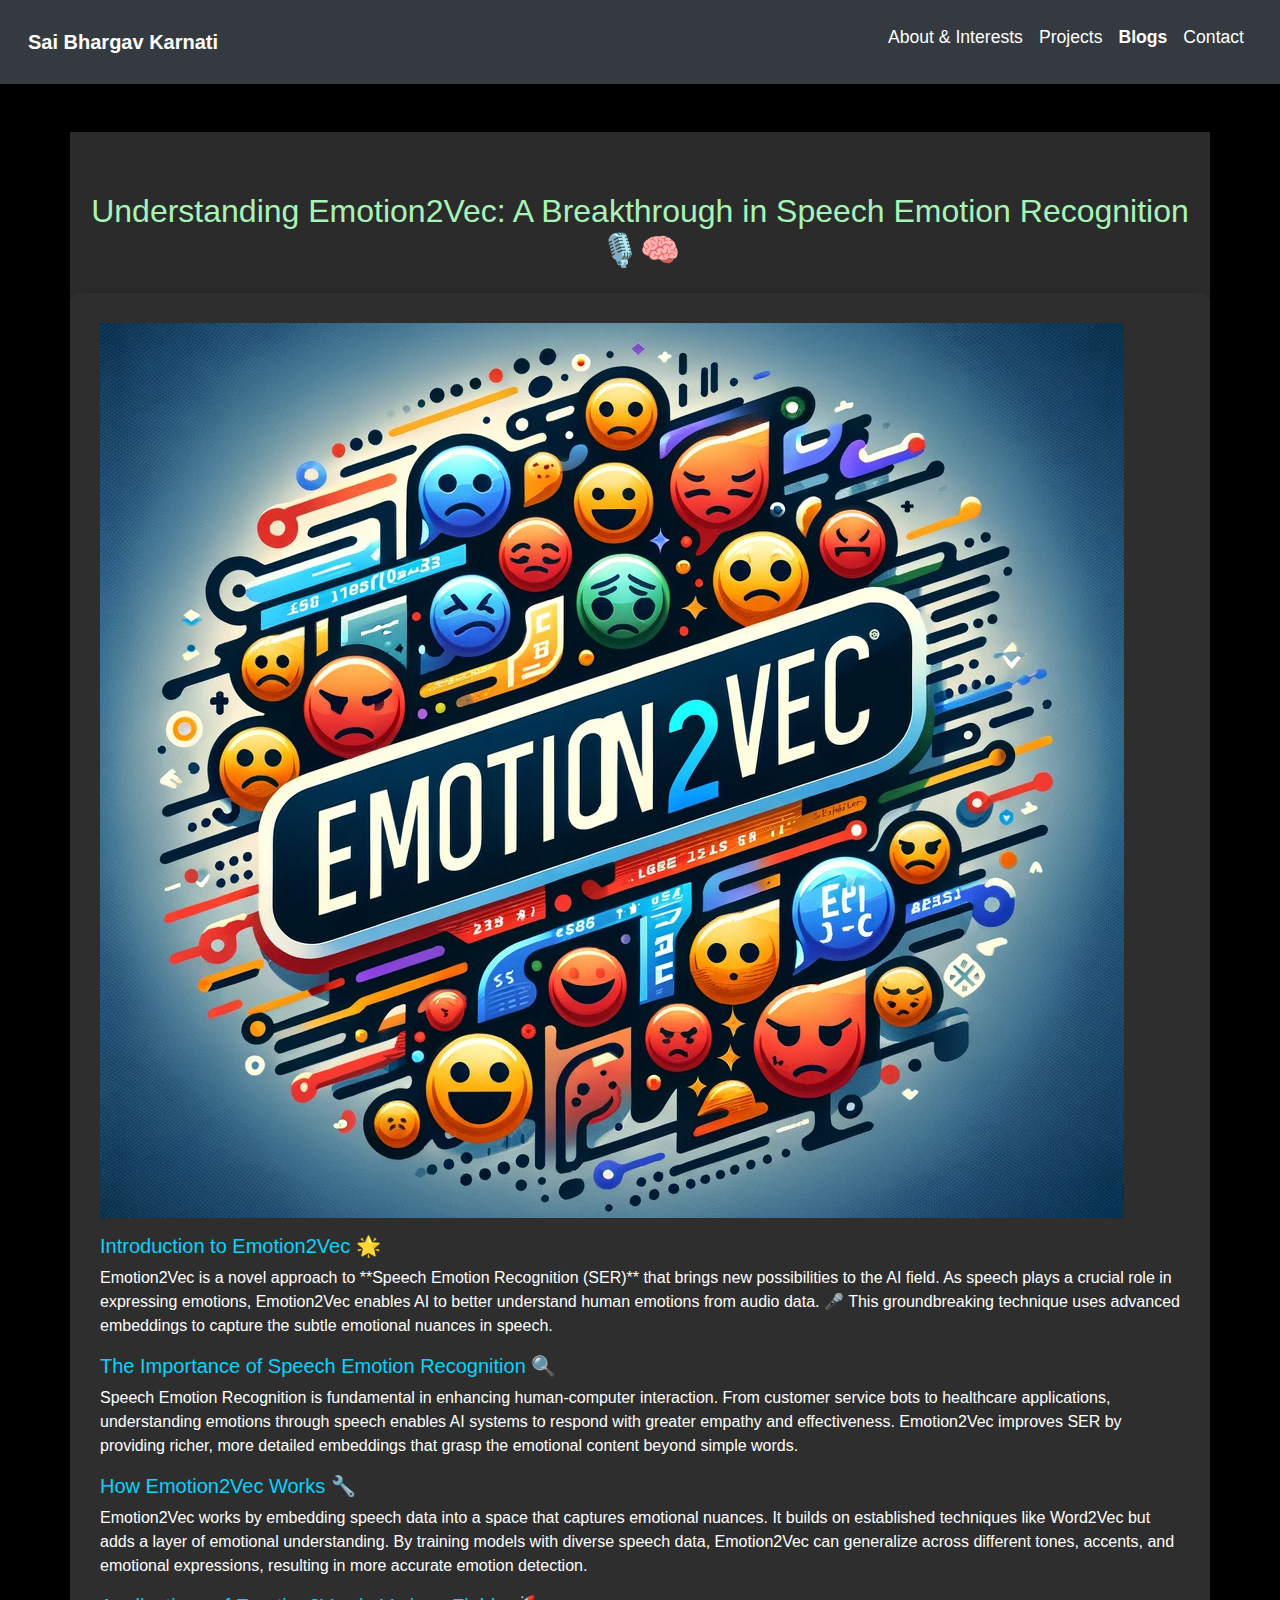
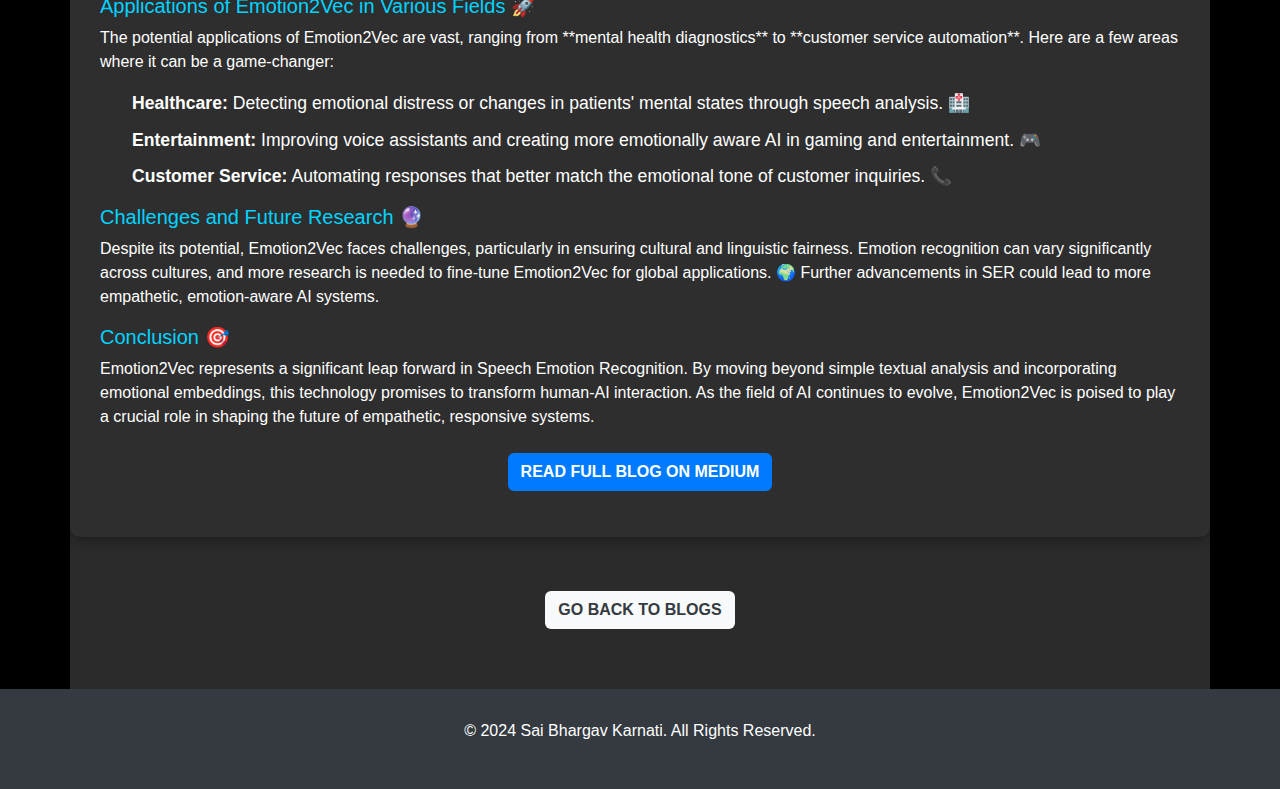
<file: emotion2vec_blog.html>
<!DOCTYPE html>
<html lang="en">
<head>
    <meta charset="UTF-8">
    <meta name="viewport" content="width=device-width, initial-scale=1.0">
    <meta http-equiv="X-UA-Compatible" content="IE=edge">
    <title>Understanding Emotion2Vec - Sai Bhargav Karnati</title>
    <link href="https://cdn.jsdelivr.net/npm/bootstrap@5.3.0-alpha1/dist/css/bootstrap.min.css" rel="stylesheet">
    <link rel="stylesheet" href="css/styles.css">
    <style>
        /* Styling the body with a dark theme */
        body {
            background-color: #1c1c1c;
            color: #ffffff;
        }

        /* Navbar Styling */
        .navbar {
            background-color: #343a40;
        }
        .navbar a {
            color: #ffffff !important;
        }
        .navbar a:hover {
            color: #00d4ff !important;
        }

        /* Blog Content Section */
        .blog-content-section {
            background-color: #2b2b2b;
            padding: 60px 0;
        }

        .blog-card {
            background-color: #2e2e2e;
            padding: 30px;
            border-radius: 10px;
            box-shadow: 0 4px 12px rgba(0,0,0,0.3);
            margin-bottom: 30px;
            color: #ffffff;
        }

        .blog-card h5 {
            color: #00d4ff;
        }

        .btn-back, .btn-medium {
            text-transform: uppercase;
            font-weight: bold;
        }

        .btn-back {
            background-color: #f8f9fa;
            color: #343a40;
        }

        .btn-back:hover {
            background-color: #e0e0e0;
        }

        .btn-medium {
            background-color: #007bff;
            color: white;
        }

        .btn-medium:hover {
            background-color: #0056b3;
        }

        .footer {
            background-color: #343a40;
            color: white;
            padding: 30px;
            text-align: center;
        }
    </style>
</head>
<body>

    <!-- Navbar -->
    <nav class="navbar navbar-expand-lg navbar-dark">
        <div class="container-fluid">
            <a class="navbar-brand" href="index.html">Sai Bhargav Karnati</a>
            <button class="navbar-toggler" type="button" data-bs-toggle="collapse" data-bs-target="#navbarNav" aria-controls="navbarNav" aria-expanded="false" aria-label="Toggle navigation">
                <span class="navbar-toggler-icon"></span>
            </button>
            <div class="collapse navbar-collapse" id="navbarNav">
                <ul class="navbar-nav ms-auto">
                    <li class="nav-item"><a class="nav-link" href="about.html">About & Interests</a></li>
                    <li class="nav-item"><a class="nav-link" href="projects.html">Projects</a></li>
                    <li class="nav-item"><a class="nav-link active" href="blogs.html"><strong>Blogs</strong></a></li>
                    <li class="nav-item"><a class="nav-link" href="contact.html">Contact</a></li>
                </ul>
            </div>
        </div>
    </nav>

    <!-- Blog Content Section -->
    <section class="container blog-content-section mt-5">
        <h2 class="text-center">Understanding Emotion2Vec: A Breakthrough in Speech Emotion Recognition 🎙️🧠</h2>
        <div class="row mt-4">
            <div class="col-md-12">
                <div class="blog-card">
                    <img src="img/e2v.png" alt="Emotion2Vec">
                    <p> </p>
                    <h5>Introduction to Emotion2Vec 🌟</h5>
                    <p>Emotion2Vec is a novel approach to **Speech Emotion Recognition (SER)** that brings new possibilities to the AI field. As speech plays a crucial role in expressing emotions, Emotion2Vec enables AI to better understand human emotions from audio data. 🎤 This groundbreaking technique uses advanced embeddings to capture the subtle emotional nuances in speech. </p>

                    <h5>The Importance of Speech Emotion Recognition 🔍</h5>
                    <p>Speech Emotion Recognition is fundamental in enhancing human-computer interaction. From customer service bots to healthcare applications, understanding emotions through speech enables AI systems to respond with greater empathy and effectiveness. Emotion2Vec improves SER by providing richer, more detailed embeddings that grasp the emotional content beyond simple words.</p>

                    <h5>How Emotion2Vec Works 🔧</h5>
                    <p>Emotion2Vec works by embedding speech data into a space that captures emotional nuances. It builds on established techniques like Word2Vec but adds a layer of emotional understanding. By training models with diverse speech data, Emotion2Vec can generalize across different tones, accents, and emotional expressions, resulting in more accurate emotion detection.</p>

                    <h5>Applications of Emotion2Vec in Various Fields 🚀</h5>
                    <p>The potential applications of Emotion2Vec are vast, ranging from **mental health diagnostics** to **customer service automation**. Here are a few areas where it can be a game-changer:</p>
                    <ul>
                        <li><strong>Healthcare:</strong> Detecting emotional distress or changes in patients' mental states through speech analysis. 🏥</li>
                        <li><strong>Entertainment:</strong> Improving voice assistants and creating more emotionally aware AI in gaming and entertainment. 🎮</li>
                        <li><strong>Customer Service:</strong> Automating responses that better match the emotional tone of customer inquiries. 📞</li>
                    </ul>

                    <h5>Challenges and Future Research 🔮</h5>
                    <p>Despite its potential, Emotion2Vec faces challenges, particularly in ensuring cultural and linguistic fairness. Emotion recognition can vary significantly across cultures, and more research is needed to fine-tune Emotion2Vec for global applications. 🌍 Further advancements in SER could lead to more empathetic, emotion-aware AI systems.</p>

                    <h5>Conclusion 🎯</h5>
                    <p>Emotion2Vec represents a significant leap forward in Speech Emotion Recognition. By moving beyond simple textual analysis and incorporating emotional embeddings, this technology promises to transform human-AI interaction. As the field of AI continues to evolve, Emotion2Vec is poised to play a crucial role in shaping the future of empathetic, responsive systems.</p>

                    <!-- Medium Blog Button -->
                    <p class="text-center mt-4">
                        <a href="https://medium.com/@saibhargavkarnati/understanding-emotion2vec-a-breakthrough-in-speech-emotion-recognition-6925d0f83a91" target="_blank" class="btn btn-medium">Read Full Blog on Medium</a>
                    </p>
                </div>
            </div>
        </div>
        <!-- Go Back Button -->
        <div class="text-center mt-4">
            <a href="blogs.html" class="btn btn-back">Go Back to Blogs</a>
        </div>
    </section>

    <!-- Footer -->
    <footer class="footer">
        <p>&copy; 2024 Sai Bhargav Karnati. All Rights Reserved.</p>
    </footer>

    <!-- Bootstrap JS -->
    <script src="https://cdn.jsdelivr.net/npm/bootstrap@5.3.0-alpha1/dist/js/bootstrap.bundle.min.js"></script>
</body>
</html>
</file>
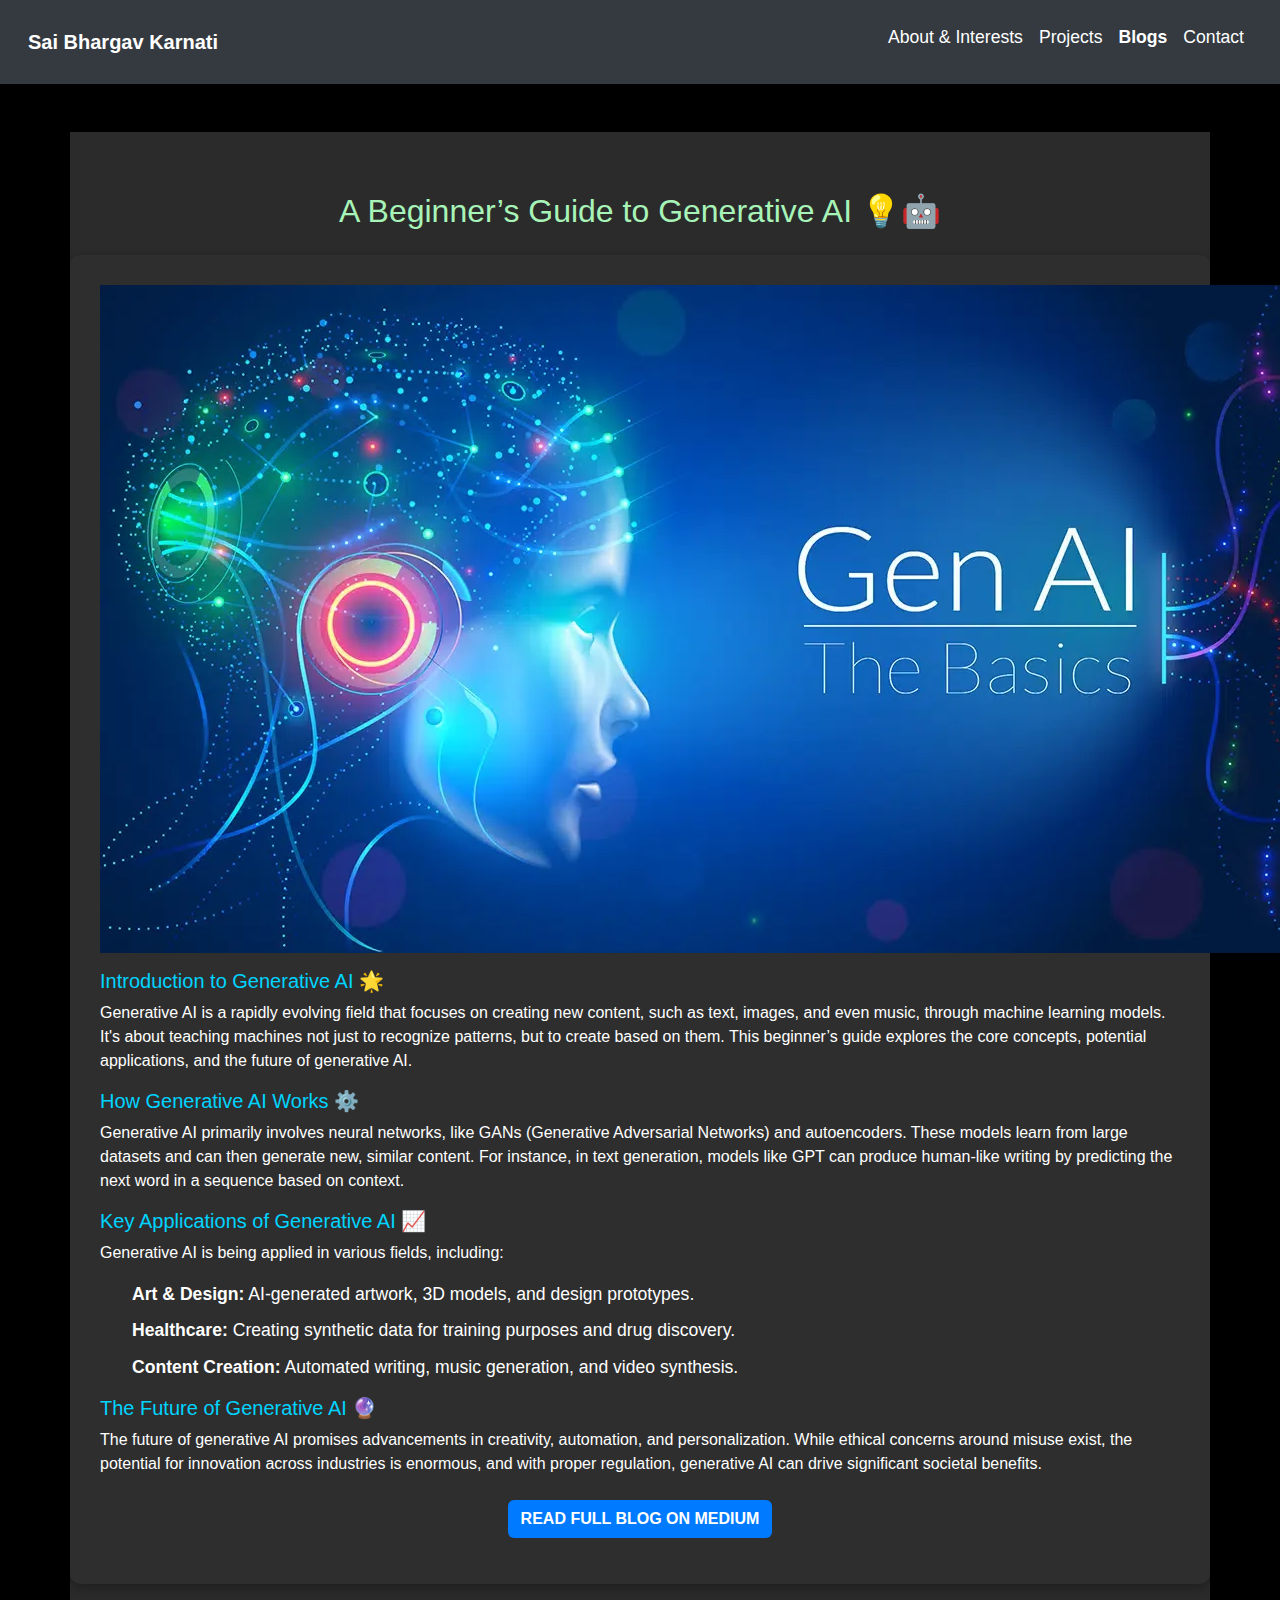
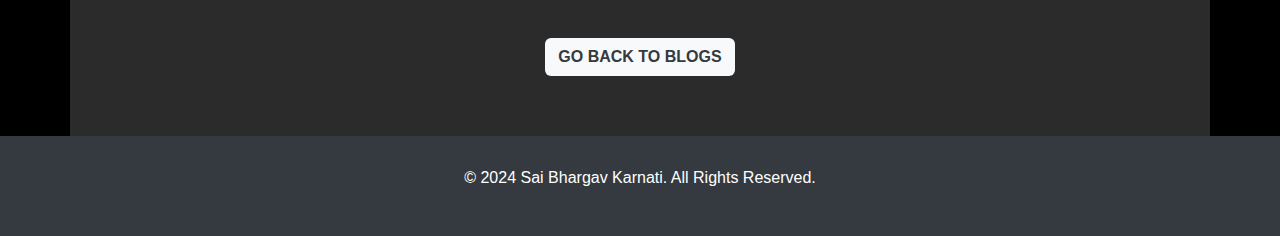
<file: genAI_blog.html>
<!DOCTYPE html>
<html lang="en">
<head>
    <meta charset="UTF-8">
    <meta name="viewport" content="width=device-width, initial-scale=1.0">
    <meta http-equiv="X-UA-Compatible" content="IE=edge">
    <title>A Beginner’s Guide to Generative AI - Sai Bhargav Karnati</title>
    <link href="https://cdn.jsdelivr.net/npm/bootstrap@5.3.0-alpha1/dist/css/bootstrap.min.css" rel="stylesheet">
    <link rel="stylesheet" href="css/styles.css">
    <style>
        /* Styling the body with a dark theme */
        body {
            background-color: #1c1c1c;
            color: #ffffff;
        }

        /* Navbar Styling */
        .navbar {
            background-color: #343a40;
        }
        .navbar a {
            color: #ffffff !important;
        }
        .navbar a:hover {
            color: #00d4ff !important;
        }

        /* Blog Content Section */
        .blog-content-section {
            background-color: #2b2b2b;
            padding: 60px 0;
        }

        .blog-card {
            background-color: #2e2e2e;
            padding: 30px;
            border-radius: 10px;
            box-shadow: 0 4px 12px rgba(0,0,0,0.3);
            margin-bottom: 30px;
            color: #ffffff;
        }

        .blog-card h5 {
            color: #00d4ff;
        }

        .btn-back, .btn-medium {
            text-transform: uppercase;
            font-weight: bold;
        }

        .btn-back {
            background-color: #f8f9fa;
            color: #343a40;
        }

        .btn-back:hover {
            background-color: #e0e0e0;
        }

        .btn-medium {
            background-color: #007bff;
            color: white;
        }

        .btn-medium:hover {
            background-color: #0056b3;
        }

        .footer {
            background-color: #343a40;
            color: white;
            padding: 30px;
            text-align: center;
        }
    </style>
</head>
<body>

    <!-- Navbar -->
    <nav class="navbar navbar-expand-lg navbar-dark">
        <div class="container-fluid">
            <a class="navbar-brand" href="index.html">Sai Bhargav Karnati</a>
            <button class="navbar-toggler" type="button" data-bs-toggle="collapse" data-bs-target="#navbarNav" aria-controls="navbarNav" aria-expanded="false" aria-label="Toggle navigation">
                <span class="navbar-toggler-icon"></span>
            </button>
            <div class="collapse navbar-collapse" id="navbarNav">
                <ul class="navbar-nav ms-auto">
                    <li class="nav-item"><a class="nav-link" href="about.html">About & Interests</a></li>
                    <li class="nav-item"><a class="nav-link" href="projects.html">Projects</a></li>
                    <li class="nav-item"><a class="nav-link active" href="blogs.html"><strong>Blogs</strong></a></li>
                    <li class="nav-item"><a class="nav-link" href="contact.html">Contact</a></li>
                </ul>
            </div>
        </div>
    </nav>

    <!-- Blog Content Section -->
    <section class="container blog-content-section mt-5">
        <h2 class="text-center">A Beginner’s Guide to Generative AI 💡🤖</h2>
        <div class="row mt-4">
            <div class="col-md-12">
                <div class="blog-card">
                    <img src="img/genAI.webp" alt="Generative AI">
                    <p> </p>
                    <h5>Introduction to Generative AI 🌟</h5>
                    <p>Generative AI is a rapidly evolving field that focuses on creating new content, such as text, images, and even music, through machine learning models. It's about teaching machines not just to recognize patterns, but to create based on them. This beginner’s guide explores the core concepts, potential applications, and the future of generative AI.</p>

                    <h5>How Generative AI Works ⚙️</h5>
                    <p>Generative AI primarily involves neural networks, like GANs (Generative Adversarial Networks) and autoencoders. These models learn from large datasets and can then generate new, similar content. For instance, in text generation, models like GPT can produce human-like writing by predicting the next word in a sequence based on context.</p>

                    <h5>Key Applications of Generative AI 📈</h5>
                    <p>Generative AI is being applied in various fields, including:</p>
                    <ul>
                        <li><strong>Art & Design:</strong> AI-generated artwork, 3D models, and design prototypes.</li>
                        <li><strong>Healthcare:</strong> Creating synthetic data for training purposes and drug discovery.</li>
                        <li><strong>Content Creation:</strong> Automated writing, music generation, and video synthesis.</li>
                    </ul>

                    <h5>The Future of Generative AI 🔮</h5>
                    <p>The future of generative AI promises advancements in creativity, automation, and personalization. While ethical concerns around misuse exist, the potential for innovation across industries is enormous, and with proper regulation, generative AI can drive significant societal benefits.</p>

                    <!-- Medium Blog Button -->
                    <p class="text-center mt-4">
                        <a href="https://medium.com/@saibhargavkarnati/a-beginners-guide-to-generative-ai-07c5e62a6878" target="_blank" class="btn btn-medium">Read Full Blog on Medium</a>
                    </p>
                </div>
            </div>
        </div>
        <!-- Go Back Button -->
        <div class="text-center mt-4">
            <a href="blogs.html" class="btn btn-back">Go Back to Blogs</a>
        </div>
    </section>

    <!-- Footer -->
    <footer class="footer">
        <p>&copy; 2024 Sai Bhargav Karnati. All Rights Reserved.</p>
    </footer>

    <!-- Bootstrap JS -->
    <script src="https://cdn.jsdelivr.net/npm/bootstrap@5.3.0-alpha1/dist/js/bootstrap.bundle.min.js"></script>
</body>
</html>
</file>
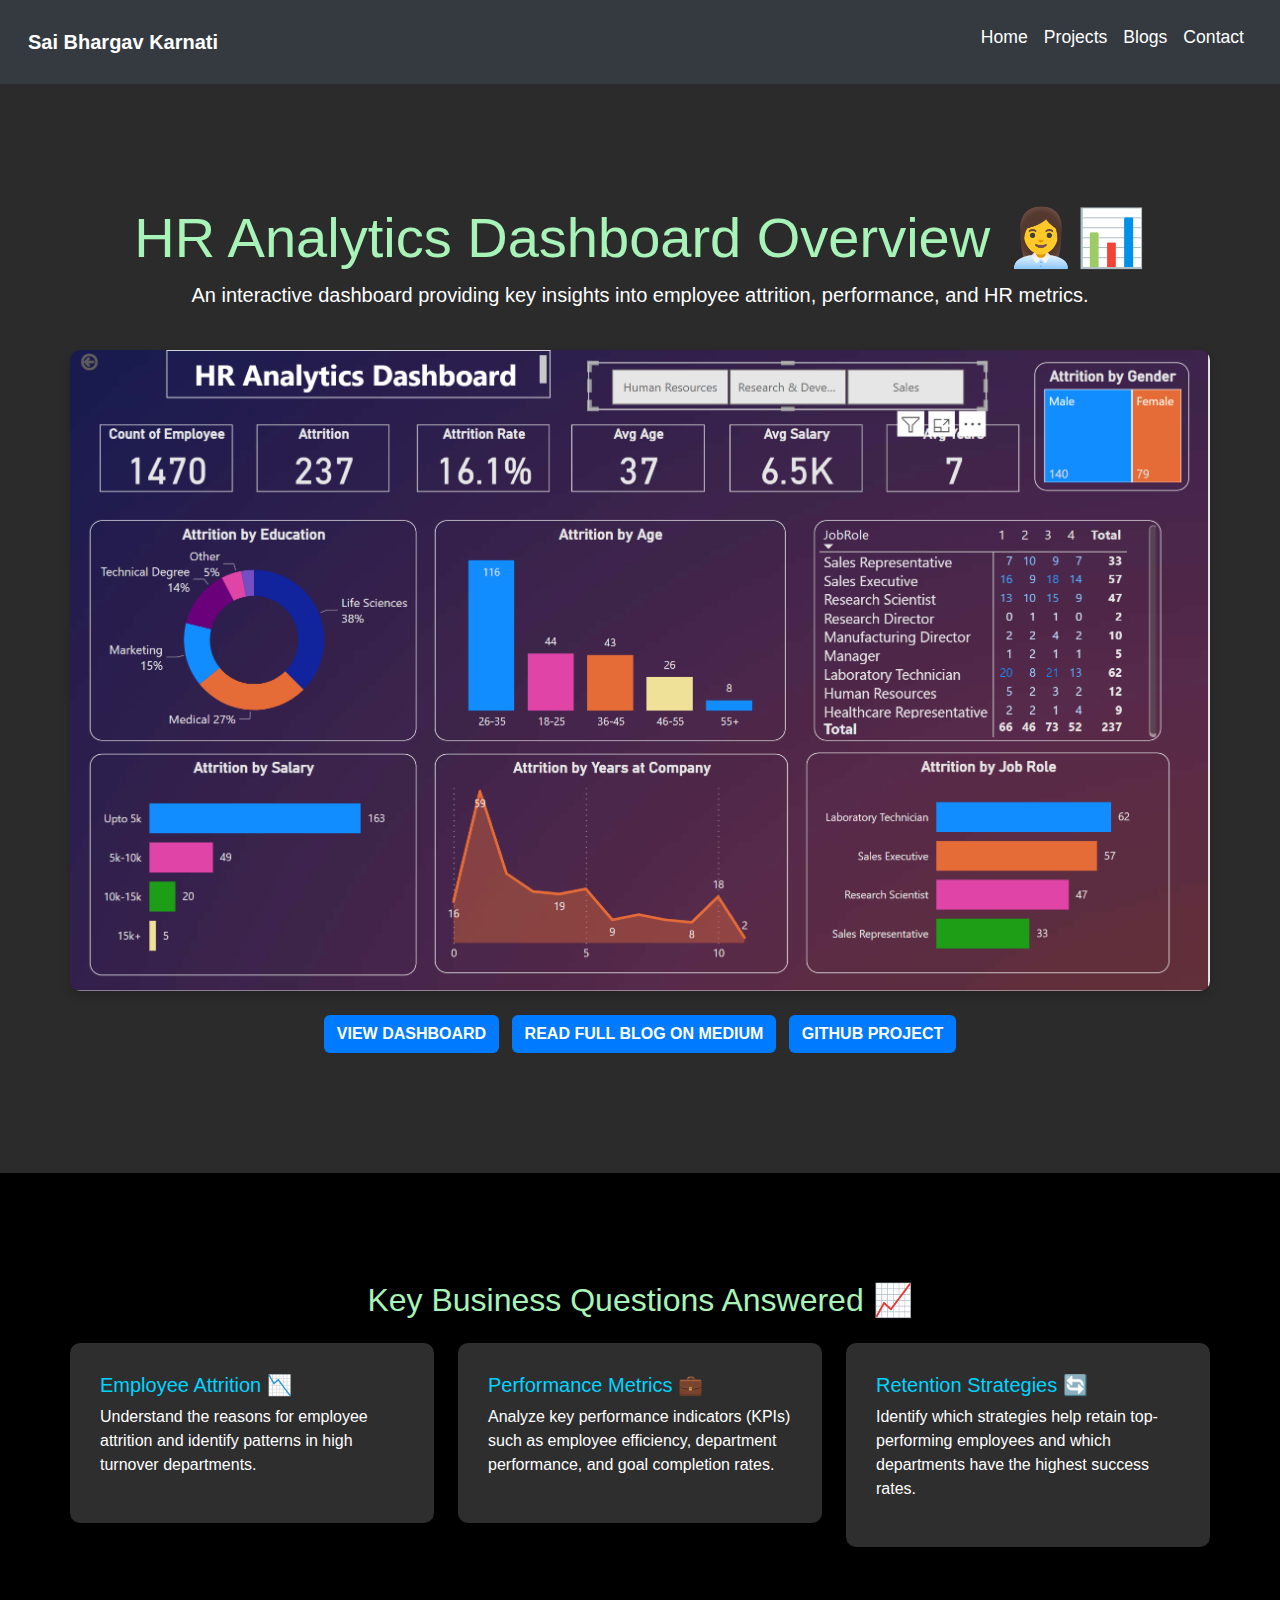
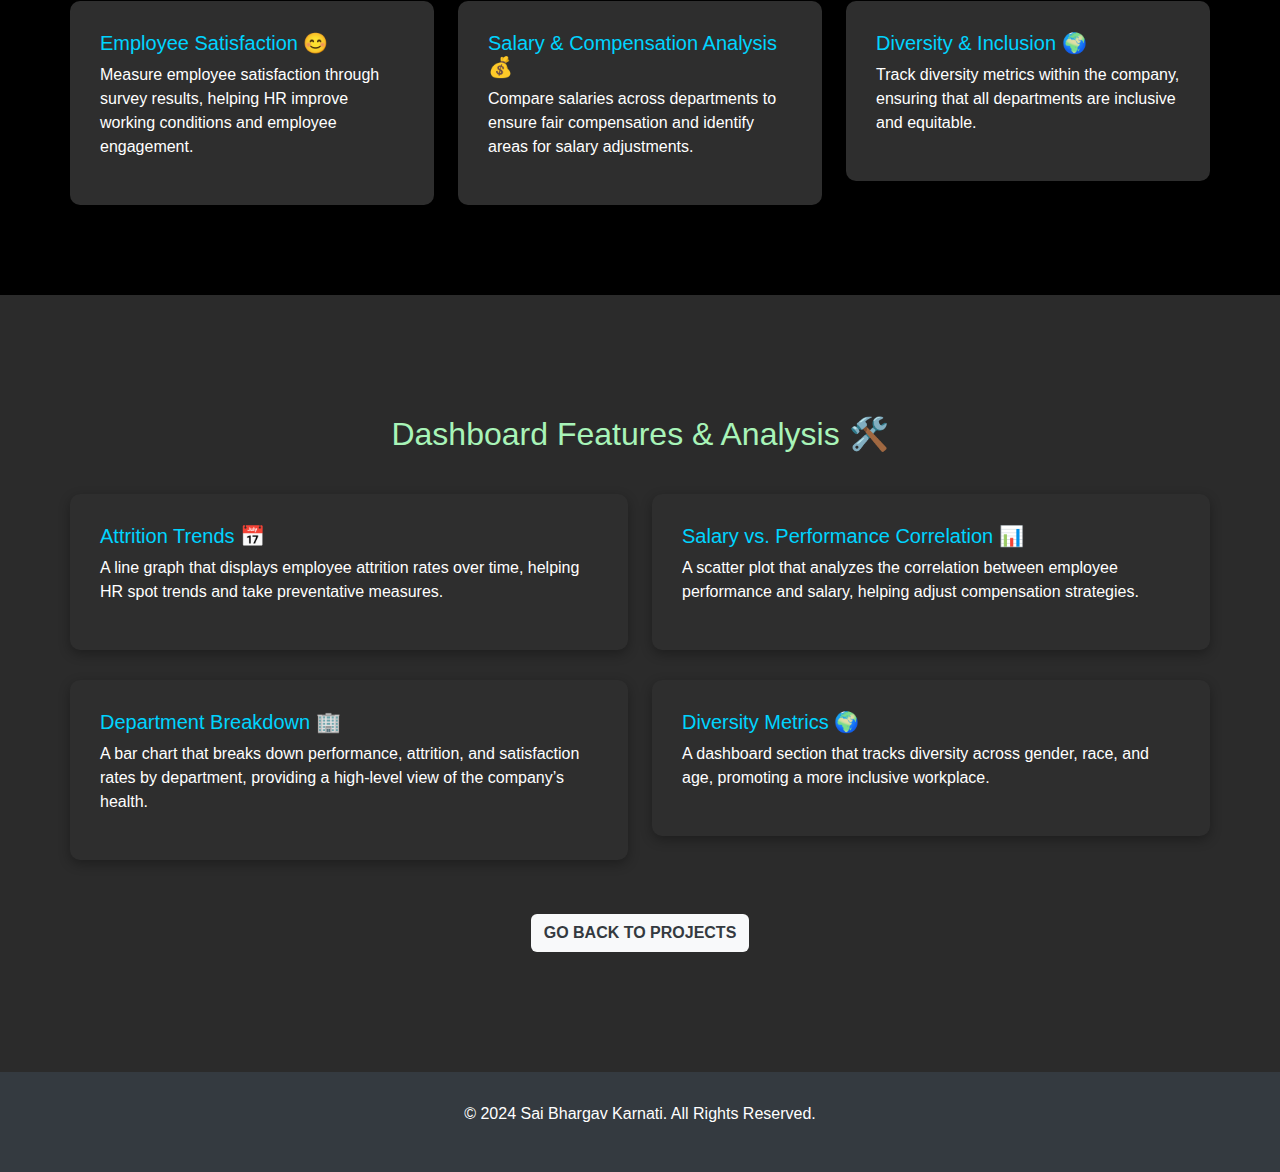
<file: hr_analytics_dashboard.html>
<!DOCTYPE html>
<html lang="en">
<head>
    <meta charset="UTF-8">
    <meta name="viewport" content="width=device-width, initial-scale=1.0">
    <meta http-equiv="X-UA-Compatible" content="IE=edge">
    <title>HR Analytics Dashboard - Sai Bhargav Karnati</title>
    <link href="https://cdn.jsdelivr.net/npm/bootstrap@5.3.0-alpha1/dist/css/bootstrap.min.css" rel="stylesheet">
    <link rel="stylesheet" href="css/styles.css">
    <style>
        /* Styling the body with a dark theme */
        body {
            background-color: #1c1c1c;
            color: #ffffff;
        }

        /* Navbar Styling */
        .navbar {
            background-color: #343a40;
        }
        .navbar a {
            color: #ffffff !important;
        }
        .navbar a:hover {
            color: #00d4ff !important;
        }

        /* Hero Section */
        .hero-section {
            background-color: #2b2b2b;
            padding: 60px 0;
            text-align: center;
        }

        .dashboard-img {
            max-width: 100%;
            height: auto;
            border-radius: 10px;
            box-shadow: 0 4px 8px rgba(0,0,0,0.2);
        }

        .summary-card {
            background-color: #2e2e2e;
            padding: 30px;
            border-radius: 10px;
            box-shadow: 0 4px 12px rgba(0,0,0,0.3);
            margin-bottom: 30px;
            color: #ffffff;
        }

        .summary-card h5 {
            color: #00d4ff;
        }

        .btn-view-dashboard {
            background-color: #007bff;
            color: white;
            text-transform: uppercase;
            font-weight: bold;
        }

        .btn-view-dashboard:hover {
            background-color: #0056b3;
        }

        .btn-back {
            background-color: #f8f9fa;
            color: #343a40;
            text-transform: uppercase;
            font-weight: bold;
        }

        .btn-back:hover {
            background-color: #e0e0e0;
        }

        .feature-section {
            background-color: #2b2b2b;
            padding: 60px 0;
        }

        .feature-section h2 {
            margin-bottom: 40px;
        }

        .footer {
            background-color: #343a40;
            color: white;
            padding: 30px;
            text-align: center;
        }
    </style>
</head>
<body>

    <!-- Navbar -->
    <nav class="navbar navbar-expand-lg navbar-dark">
        <div class="container-fluid">
            <a class="navbar-brand" href="index.html">Sai Bhargav Karnati</a>
            <button class="navbar-toggler" type="button" data-bs-toggle="collapse" data-bs-target="#navbarNav" aria-controls="navbarNav" aria-expanded="false" aria-label="Toggle navigation">
                <span class="navbar-toggler-icon"></span>
            </button>
            <div class="collapse navbar-collapse" id="navbarNav">
                <ul class="navbar-nav ms-auto">
                    <li class="nav-item"><a class="nav-link" href="index.html">Home</a></li>
                    <li class="nav-item"><a class="nav-link" href="projects.html">Projects</a></li>
                    <li class="nav-item"><a class="nav-link" href="blogs.html">Blogs</a></li>
                    <li class="nav-item"><a class="nav-link" href="contact.html">Contact</a></li>
                </ul>
            </div>
        </div>
    </nav>

    <!-- Hero Section -->
    <section class="hero-section">
        <div class="container">
            <h1 class="display-4">HR Analytics Dashboard Overview 👩‍💼📊</h1>
            <p class="lead">An interactive dashboard providing key insights into employee attrition, performance, and HR metrics.</p>
            <img src="img/HR Analytics Dashboard.png" alt="HR Analytics Dashboard" class="dashboard-img mt-4">
            <div class="mt-4">
                <a href="https://umbc-my.sharepoint.com/:u:/g/personal/skarnat1_umbc_edu/EfRkgkfTNS1FicYgjq33Uy0Bk8v2xAwL8GvZgihK-Nh8GA?e=S1aDVf" class="btn btn-view-dashboard">View Dashboard</a>
                <a href="https://medium.com/@saibhargavkarnati/hr-analytics-dashboard-using-powerbi-96ec1a680631" class="btn btn-view-dashboard ms-2">Read Full Blog on Medium</a>
                <a href="https://github.com/MadScientist29/HR-Analytics-Dashboard-using-PowerBI/tree/main" class="btn btn-view-dashboard ms-2">GitHub Project</a>
            </div>
           <!-- <a href="https://medium.com/@saibhargavkarnati/hr-analytics-dashboard-using-powerbi-96ec1a680631" class="btn btn-view-dashboard mt-4" target="_blank">View Full Blog</a> --> 
        </div>
    </section>

    <!-- Key Business Questions Section -->
    <section class="container mt-5">
        <h2 class="text-center">Key Business Questions Answered 📈</h2>
        <div class="row mt-4">
            <div class="col-md-4">
                <div class="summary-card">
                    <h5>Employee Attrition 📉</h5>
                    <p>Understand the reasons for employee attrition and identify patterns in high turnover departments.</p>
                </div>
            </div>
            <div class="col-md-4">
                <div class="summary-card">
                    <h5>Performance Metrics 💼</h5>
                    <p>Analyze key performance indicators (KPIs) such as employee efficiency, department performance, and goal completion rates.</p>
                </div>
            </div>
            <div class="col-md-4">
                <div class="summary-card">
                    <h5>Retention Strategies 🔄</h5>
                    <p>Identify which strategies help retain top-performing employees and which departments have the highest success rates.</p>
                </div>
            </div>
        </div>

        <div class="row mt-4">
            <div class="col-md-4">
                <div class="summary-card">
                    <h5>Employee Satisfaction 😊</h5>
                    <p>Measure employee satisfaction through survey results, helping HR improve working conditions and employee engagement.</p>
                </div>
            </div>
            <div class="col-md-4">
                <div class="summary-card">
                    <h5>Salary & Compensation Analysis 💰</h5>
                    <p>Compare salaries across departments to ensure fair compensation and identify areas for salary adjustments.</p>
                </div>
            </div>
            <div class="col-md-4">
                <div class="summary-card">
                    <h5>Diversity & Inclusion 🌍</h5>
                    <p>Track diversity metrics within the company, ensuring that all departments are inclusive and equitable.</p>
                </div>
            </div>
        </div>
    </section>

    <!-- Detailed Features Section -->
    <section class="feature-section">
        <div class="container">
            <h2 class="text-center">Dashboard Features & Analysis 🛠️</h2>
            <div class="row mt-4">
                <div class="col-md-6">
                    <div class="summary-card">
                        <h5>Attrition Trends 📅</h5>
                        <p>A line graph that displays employee attrition rates over time, helping HR spot trends and take preventative measures.</p>
                    </div>
                </div>
                <div class="col-md-6">
                    <div class="summary-card">
                        <h5>Salary vs. Performance Correlation 📊</h5>
                        <p>A scatter plot that analyzes the correlation between employee performance and salary, helping adjust compensation strategies.</p>
                    </div>
                </div>
                <div class="col-md-6">
                    <div class="summary-card">
                        <h5>Department Breakdown 🏢</h5>
                        <p>A bar chart that breaks down performance, attrition, and satisfaction rates by department, providing a high-level view of the company’s health.</p>
                    </div>
                </div>
                <div class="col-md-6">
                    <div class="summary-card">
                        <h5>Diversity Metrics 🌍</h5>
                        <p>A dashboard section that tracks diversity across gender, race, and age, promoting a more inclusive workplace.</p>
                    </div>
                </div>
            </div>
            <!-- Go Back Button -->
            <div class="text-center mt-4">
                <a href="projects.html" class="btn btn-back">Go Back to Projects</a>
            </div>
        </div>
    </section>

    <!-- Footer -->
    <footer class="footer">
        <p>&copy; 2024 Sai Bhargav Karnati. All Rights Reserved.</p>
    </footer>

    <!-- Bootstrap JS -->
    <script src="https://cdn.jsdelivr.net/npm/bootstrap@5.3.0-alpha1/dist/js/bootstrap.bundle.min.js"></script>
</body>
</html>
</file>
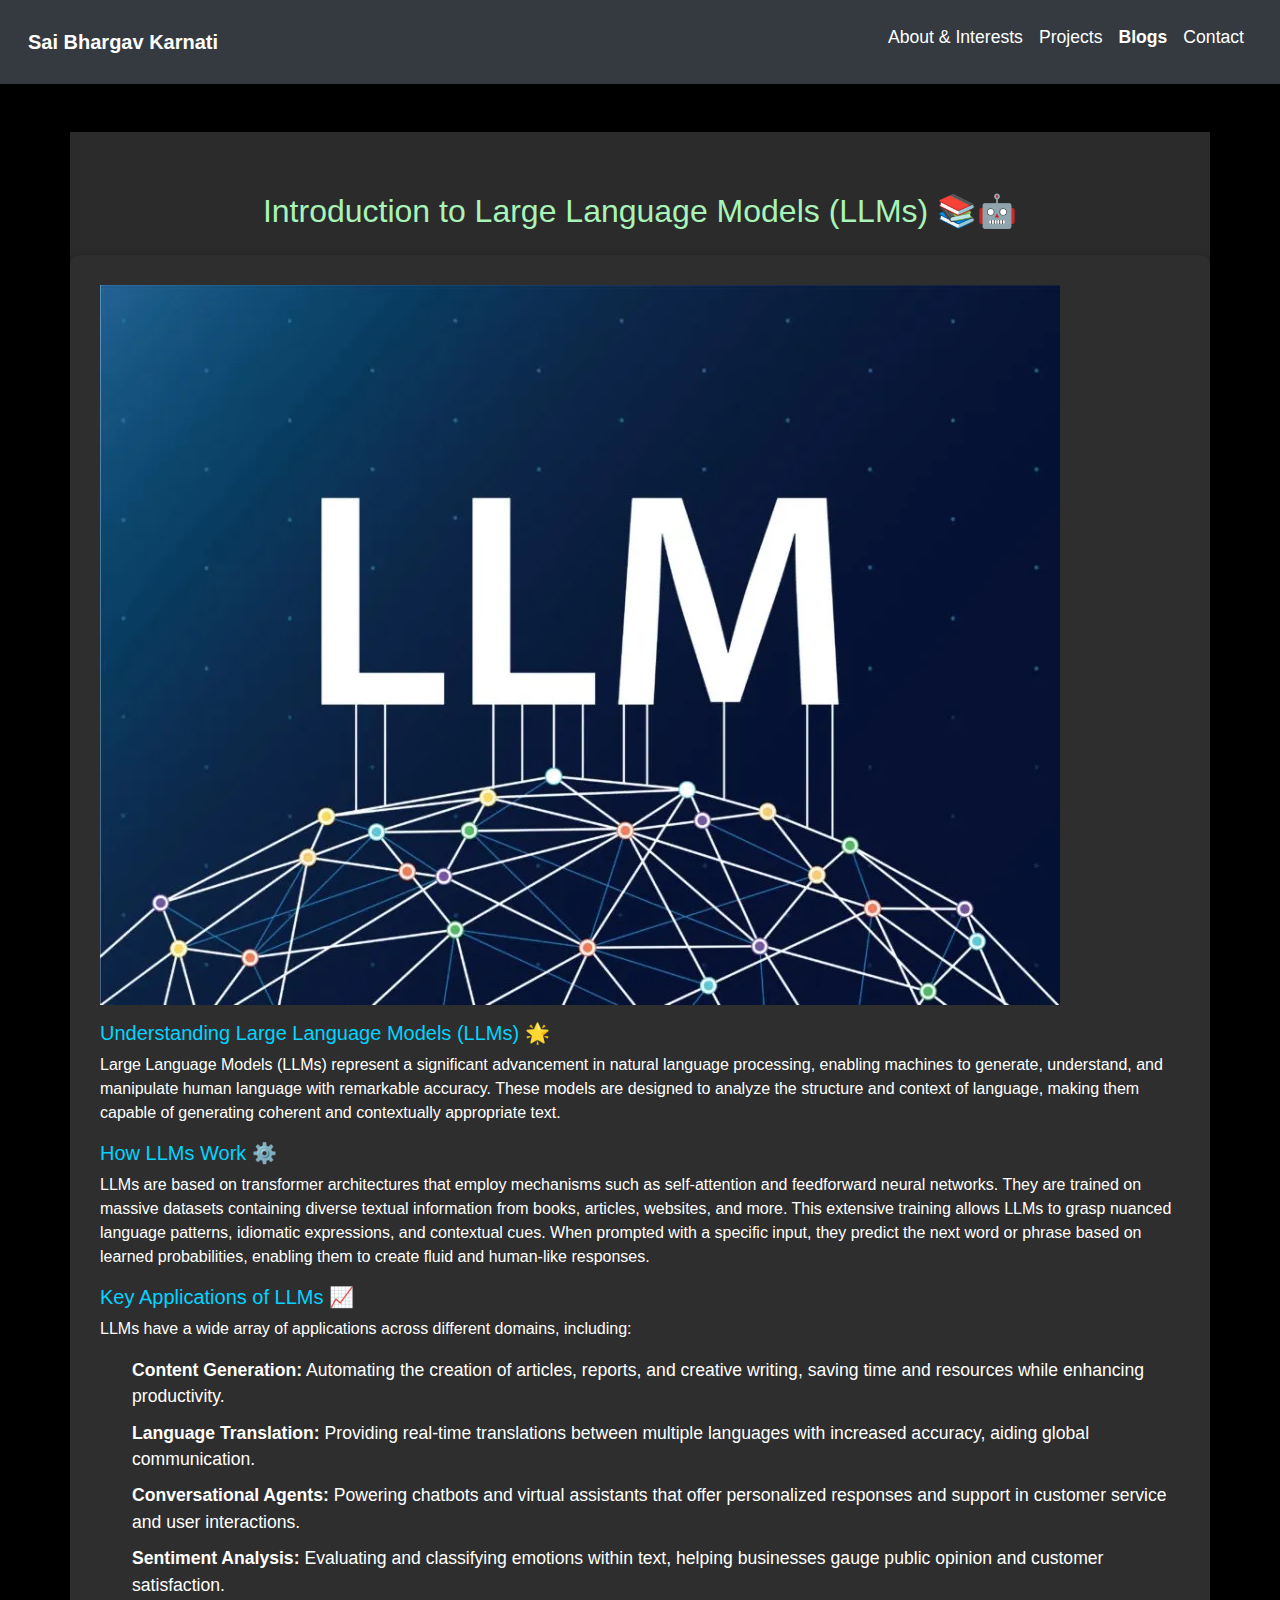
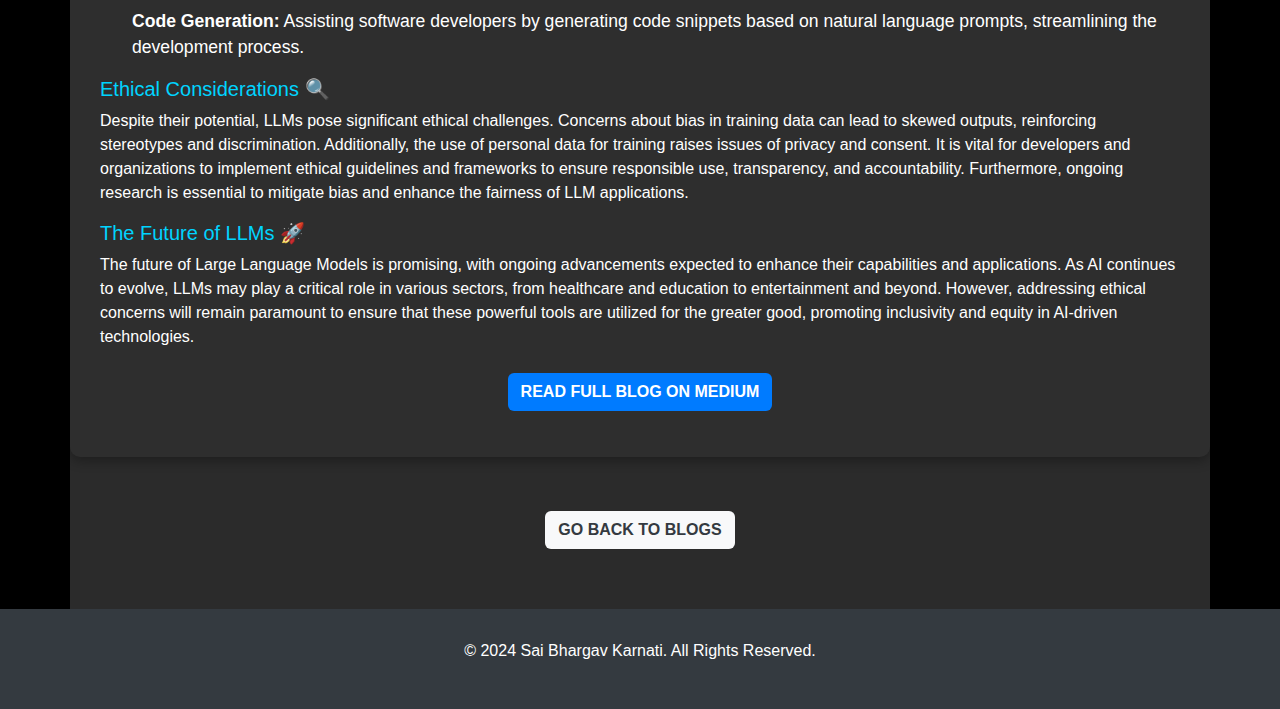
<file: llm_blog.html>
<!DOCTYPE html>
<html lang="en">
<head>
    <meta charset="UTF-8">
    <meta name="viewport" content="width=device-width, initial-scale=1.0">
    <meta http-equiv="X-UA-Compatible" content="IE=edge">
    <title>Introduction to Large Language Models (LLMs) - Sai Bhargav Karnati</title>
    <link href="https://cdn.jsdelivr.net/npm/bootstrap@5.3.0-alpha1/dist/css/bootstrap.min.css" rel="stylesheet">
    <link rel="stylesheet" href="css/styles.css">
    <style>
        /* Styling the body with a dark theme */
        body {
            background-color: #1c1c1c;
            color: #ffffff;
        }

        /* Navbar Styling */
        .navbar {
            background-color: #343a40;
        }
        .navbar a {
            color: #ffffff !important;
        }
        .navbar a:hover {
            color: #00d4ff !important;
        }

        /* Blog Content Section */
        .blog-content-section {
            background-color: #2b2b2b;
            padding: 60px 0;
        }

        .blog-card {
            background-color: #2e2e2e;
            padding: 30px;
            border-radius: 10px;
            box-shadow: 0 4px 12px rgba(0,0,0,0.3);
            margin-bottom: 30px;
            color: #ffffff;
        }

        .blog-card h5 {
            color: #00d4ff;
        }

        .btn-back, .btn-medium {
            text-transform: uppercase;
            font-weight: bold;
        }

        .btn-back {
            background-color: #f8f9fa;
            color: #343a40;
        }

        .btn-back:hover {
            background-color: #e0e0e0;
        }

        .btn-medium {
            background-color: #007bff;
            color: white;
        }

        .btn-medium:hover {
            background-color: #0056b3;
        }

        .footer {
            background-color: #343a40;
            color: white;
            padding: 30px;
            text-align: center;
        }
    </style>
</head>
<body>

    <!-- Navbar -->
    <nav class="navbar navbar-expand-lg navbar-dark">
        <div class="container-fluid">
            <a class="navbar-brand" href="index.html">Sai Bhargav Karnati</a>
            <button class="navbar-toggler" type="button" data-bs-toggle="collapse" data-bs-target="#navbarNav" aria-controls="navbarNav" aria-expanded="false" aria-label="Toggle navigation">
                <span class="navbar-toggler-icon"></span>
            </button>
            <div class="collapse navbar-collapse" id="navbarNav">
                <ul class="navbar-nav ms-auto">
                    <li class="nav-item"><a class="nav-link" href="about.html">About & Interests</a></li>
                    <li class="nav-item"><a class="nav-link" href="projects.html">Projects</a></li>
                    <li class="nav-item"><a class="nav-link active" href="blogs.html"><strong>Blogs</strong></a></li>
                    <li class="nav-item"><a class="nav-link" href="contact.html">Contact</a></li>
                </ul>
            </div>
        </div>
    </nav>

   <!-- Blog Content Section -->
<section class="container blog-content-section mt-5">
    <h2 class="text-center">Introduction to Large Language Models (LLMs) 📚🤖</h2>
    <div class="row mt-4">
        <div class="col-md-12">
            <div class="blog-card">
                <img src="img/llm.webp" alt="Large Language Models">
                <p> </p>
                <h5>Understanding Large Language Models (LLMs) 🌟</h5>
                <p>Large Language Models (LLMs) represent a significant advancement in natural language processing, enabling machines to generate, understand, and manipulate human language with remarkable accuracy. These models are designed to analyze the structure and context of language, making them capable of generating coherent and contextually appropriate text.</p>

                <h5>How LLMs Work ⚙️</h5>
                <p>LLMs are based on transformer architectures that employ mechanisms such as self-attention and feedforward neural networks. They are trained on massive datasets containing diverse textual information from books, articles, websites, and more. This extensive training allows LLMs to grasp nuanced language patterns, idiomatic expressions, and contextual cues. When prompted with a specific input, they predict the next word or phrase based on learned probabilities, enabling them to create fluid and human-like responses.</p>

                <h5>Key Applications of LLMs 📈</h5>
                <p>LLMs have a wide array of applications across different domains, including:</p>
                <ul>
                    <li><strong>Content Generation:</strong> Automating the creation of articles, reports, and creative writing, saving time and resources while enhancing productivity.</li>
                    <li><strong>Language Translation:</strong> Providing real-time translations between multiple languages with increased accuracy, aiding global communication.</li>
                    <li><strong>Conversational Agents:</strong> Powering chatbots and virtual assistants that offer personalized responses and support in customer service and user interactions.</li>
                    <li><strong>Sentiment Analysis:</strong> Evaluating and classifying emotions within text, helping businesses gauge public opinion and customer satisfaction.</li>
                    <li><strong>Code Generation:</strong> Assisting software developers by generating code snippets based on natural language prompts, streamlining the development process.</li>
                </ul>

                <h5>Ethical Considerations 🔍</h5>
                <p>Despite their potential, LLMs pose significant ethical challenges. Concerns about bias in training data can lead to skewed outputs, reinforcing stereotypes and discrimination. Additionally, the use of personal data for training raises issues of privacy and consent. It is vital for developers and organizations to implement ethical guidelines and frameworks to ensure responsible use, transparency, and accountability. Furthermore, ongoing research is essential to mitigate bias and enhance the fairness of LLM applications.</p>

                <h5>The Future of LLMs 🚀</h5>
                <p>The future of Large Language Models is promising, with ongoing advancements expected to enhance their capabilities and applications. As AI continues to evolve, LLMs may play a critical role in various sectors, from healthcare and education to entertainment and beyond. However, addressing ethical concerns will remain paramount to ensure that these powerful tools are utilized for the greater good, promoting inclusivity and equity in AI-driven technologies.</p>

                <!-- Medium Blog Button -->
                <p class="text-center mt-4">
                    <a href="https://medium.com/@saibhargavkarnati/introduction-to-large-language-models-llms-81b405ca82d8" target="_blank" class="btn btn-medium">Read Full Blog on Medium</a>
                </p>
            </div>
        </div>
    </div>
    <!-- Go Back Button -->
    <div class="text-center mt-4">
        <a href="blogs.html" class="btn btn-back">Go Back to Blogs</a>
    </div>
</section>

    <!-- Footer -->
    <footer class="footer">
        <p>&copy; 2024 Sai Bhargav Karnati. All Rights Reserved.</p>
    </footer>

    <!-- Bootstrap JS -->
    <script src="https://cdn.jsdelivr.net/npm/bootstrap@5.3.0-alpha1/dist/js/bootstrap.bundle.min.js"></script>
</body>
</html>
</file>
<file: css/styles.css>
/* General Styling for Dark Theme */
body {
    font-family: 'Poppins', sans-serif;
    background-color: #000 !important; 
    color: #d4f4dd; /* Light green text */
    margin: 0;
    padding: 0;
}

h1, h2 {
    color: #a8f4b8; /* Light green for headers */
}

.navbar {
    background-color: #1c1c1c; /* Dark grey for navbar */
    padding: 1rem;
}

.navbar-brand {
    color: #78c597; /* Light green color */
    font-weight: bold; /* Already bold using <strong> tag, but this ensures consistency */
    transition: color 0.3s ease-in-out;
}

.navbar-brand:hover {
    color: #66a583; /* Optional: Slightly darker green on hover */
}

.nav-link.active {
    color: #78c597; /* Light green color for active link */
}


.navbar .nav-link {
    color: #d4f4dd;
    font-weight: 500;
    transition: color 0.3s ease-in-out;
}

.navbar .nav-link:hover {
    color: #78c597; /* Softer green on hover */
}

/* Sections */
.container {
    padding: 60px 0;
}

.section-title {
    font-size: 2.5rem;
    font-weight: bold;
    color: #a8f4b8;
    text-align: center;
    margin-bottom: 40px;
    position: relative;
}

.section-title:before {
    content: "";
    position: absolute;
    width: 100px;
    height: 3px;
    background-color: #78c597; /* Accent color */
    bottom: -10px;
    left: 50%;
    transform: translateX(-50%);
}

.navbar-brand {
    font-weight: bold;
}


/* About Section */
.about-section {
    background-color: #121212; /* Dark background */
    padding: 50px;
    border-radius: 15px;
    box-shadow: 0 8px 16px rgba(0, 0, 0, 0.3);
}

.profile-pic {
    max-width: 200px;
    transition: transform 0.3s ease-in-out, box-shadow 0.3s ease-in-out;
    border-radius: 50%;
    margin-top: 20px; /* Add margin to move it down */
    margin-left: 10px;

}

.profile-pic:hover {
    transform: scale(1.35);
    box-shadow: 0 6px 12px rgba(120, 197, 151, 0.3); /* Light green glow */
}

.about-heading {
    font-size: 2rem;
    margin-bottom: 20px;
    color: #a8f4b8;
}

.about-text {
    text-align: justify;
    font-size: 1.2rem;
    line-height: 1.8;
    color: #d4f4dd;
}

/* Buttons */
.btn-primary {
    background-color: #78c597;
    border: none;
    color: #000; /* Black text on buttons */
    padding: 10px 20px;
    font-size: 1.1rem;
    border-radius: 25px;
    transition: all 0.3s ease-in-out;
}

.btn-primary:hover {
    background-color: #66a583;
    color: #fff;
}

.btn-secondary {
    background-color: transparent;
    color: #78c597;
    border: 2px solid #78c597;
    padding: 10px 20px;
    border-radius: 25px;
    font-size: 1.1rem;
    transition: all 0.3s ease-in-out;
}

.btn-secondary:hover {
    background-color: #78c597;
    color: #000;
}

/* Footer */
footer {
    background-color: #1c1c1c;
    padding: 20px;
    text-align: center;
    color: #d4f4dd;
}

/* Projects */
.card {
    background-color: #121212;
    color: #d4f4dd;
    border: none;
    margin-top: 20px;
    border-radius: 15px;
    transition: transform 0.3s ease-in-out, box-shadow 0.3s ease-in-out;
}

.card:hover {
    transform: translateY(-10px);
    box-shadow: 0 6px 12px rgba(120, 197, 151, 0.2); /* Subtle green shadow */
}

.card .card-title {
    color: #a8f4b8;
    font-size: 1.5rem;
}

.card .btn-primary {
    background-color: #78c597;
    color: #000;
    border-radius: 20px;
}

.card .btn-primary:hover {
    background-color: #66a583;
    color: #fff;
}



/* Blogs and Research */
ul {
    list-style-type: none;
}

ul li {
    font-size: 1.1rem;
    margin-bottom: 10px;
}

ul li a {
    color: #78c597;
    text-decoration: none;
    transition: color 0.3s ease-in-out;
}

ul li a:hover {
    color: #66a583;
}

/* Interest Boxes */
.interest-box {
    background-color: #000;
    padding: 20px;
    margin: 20px 0;
    border-radius: 10px;
    transition: transform 0.3s ease-in-out, box-shadow 0.3s ease-in-out;
}

.interest-box:hover {
    transform: translateY(-5px);
    box-shadow: 0 6px 12px rgba(120, 197, 151, 0.2);
}

.interest-box h4 {
    color: #78c597;
}

.interest-box p {
    color: #d4f4dd;
}
</file>
